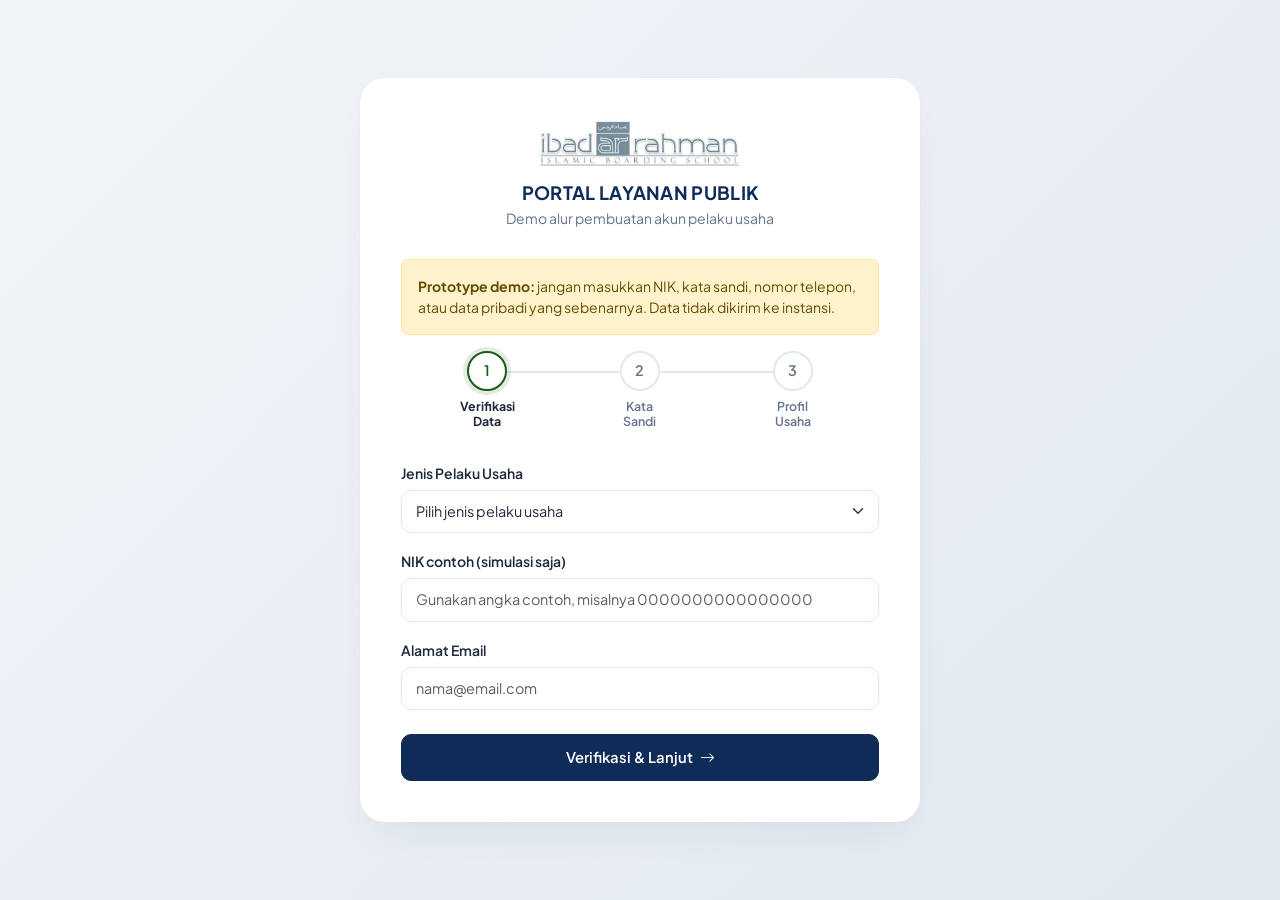
<file: index2.html>
<!DOCTYPE html>
<html lang="id">
<head>
  <meta charset="UTF-8">
  <meta name="viewport" content="width=device-width, initial-scale=1.0">
  <meta name="theme-color" content="#176b58">
  <title>Demo Pendaftaran Akun | Portal Layanan Publik</title>

  <!-- Bootstrap 5 CSS -->
  <link href="https://cdn.jsdelivr.net/npm/bootstrap@5.3.2/dist/css/bootstrap.min.css" rel="stylesheet">
  <!-- Bootstrap Icons -->
  <link href="https://cdn.jsdelivr.net/npm/bootstrap-icons@1.11.1/font/bootstrap-icons.css" rel="stylesheet">
  <!-- Google Fonts: Plus Jakarta Sans -->
  <link href="https://fonts.googleapis.com/css2?family=Plus+Jakarta+Sans:wght@400;500;600;700&display=swap" rel="stylesheet">

  <style>
    :root {
      --brand-primary: #0f2c59;      /* Navy Islami Modern */
      --brand-primary-hover: #0a2042;
      --brand-accent: #1a5d1a;       /* Emerald Green */
      --brand-accent-light: #e8f5e9;
      --bg-surface: #f8fafc;
      --text-main: #1e293b;
      --text-muted: #64748b;
      --border-color: #e2e8f0;
    }

    body {
      background: linear-gradient(135deg, #f1f5f9 0%, #e2e8f0 100%);
      font-family: 'Plus Jakarta Sans', -apple-system, BlinkMacSystemFont, sans-serif;
      color: var(--text-main);
      min-height: 100vh;
      display: flex;
      align-items: center;
      justify-content: center;
      padding: 30px 15px;
    }

    .form-card {
      background: #ffffff;
      border-radius: 24px;
      box-shadow: 0 20px 40px -15px rgba(15, 44, 89, 0.08), 0 0 1px rgba(15, 44, 89, 0.1);
      border: 1px solid rgba(255, 255, 255, 0.8);
      width: 100%;
      max-width: 560px;
      padding: 40px;
      transition: all 0.3s ease;
    }

    /* Header Logo & Title */
    .brand-header {
      text-align: center;
      margin-bottom: 30px;
    }

    .brand-logo {
      width: min(220px, 75vw);
      max-height: 90px;
      margin-bottom: 16px;
      object-fit: contain;
    }

    .brand-title {
      font-size: 1.15rem;
      font-weight: 700;
      color: var(--brand-primary);
      letter-spacing: 0.3px;
      margin-bottom: 4px;
      text-transform: uppercase;
    }

    .brand-subtitle {
      font-size: 0.875rem;
      color: var(--text-muted);
      margin-bottom: 0;
    }

    /* Stepper Navigation */
    .stepper-wrapper {
      display: flex;
      justify-content: space-between;
      position: relative;
      margin-bottom: 32px;
      padding: 0 10px;
    }

    .stepper-wrapper::before {
      content: '';
      position: absolute;
      top: 20px;
      left: 15%;
      right: 15%;
      height: 2px;
      background-color: var(--border-color);
      z-index: 1;
    }

    .stepper-progress {
      position: absolute;
      top: 20px;
      left: 15%;
      height: 2px;
      background-color: var(--brand-accent);
      z-index: 2;
      transition: width 0.35s cubic-bezier(0.4, 0, 0.2, 1);
      width: 0%;
    }

    .step-item {
      position: relative;
      z-index: 3;
      display: flex;
      flex-direction: column;
      align-items: center;
      width: 33.33%;
    }

    .step-circle {
      width: 40px;
      height: 40px;
      border-radius: 50%;
      background-color: #ffffff;
      border: 2px solid var(--border-color);
      display: flex;
      align-items: center;
      justify-content: center;
      font-weight: 600;
      font-size: 0.9rem;
      color: var(--text-muted);
      transition: all 0.3s ease;
      margin-bottom: 8px;
    }

    .step-item.active .step-circle {
      border-color: var(--brand-accent);
      color: var(--brand-accent);
      background-color: #ffffff;
      box-shadow: 0 0 0 4px rgba(26, 93, 26, 0.12);
    }

    .step-item.completed .step-circle {
      background-color: var(--brand-accent);
      border-color: var(--brand-accent);
      color: #ffffff;
    }

    .step-title {
      font-size: 0.775rem;
      font-weight: 600;
      color: var(--text-muted);
      text-align: center;
      line-height: 1.2;
    }

    .step-item.active .step-title,
    .step-item.completed .step-title {
      color: var(--text-main);
      font-weight: 700;
    }

    /* Form Controls Customization */
    .form-label {
      font-weight: 600;
      color: var(--text-main);
      margin-bottom: 6px;
      font-size: 0.875rem;
    }

    .form-control, .form-select {
      border-radius: 10px;
      padding: 10px 14px;
      border: 1px solid var(--border-color);
      font-size: 0.9rem;
      color: var(--text-main);
      background-color: #ffffff;
      transition: all 0.2s ease;
    }

    .form-control:focus, .form-select:focus {
      border-color: var(--brand-primary);
      box-shadow: 0 0 0 3px rgba(15, 44, 89, 0.12);
    }

    .input-group-text {
      border-radius: 0 10px 10px 0;
      cursor: pointer;
      background: #f8fafc;
      border: 1px solid var(--border-color);
      border-left: none;
      color: var(--text-muted);
    }

    .btn-action {
      border-radius: 10px;
      padding: 11px 20px;
      font-weight: 600;
      font-size: 0.925rem;
      transition: all 0.2s ease;
    }

    .btn-primary-custom {
      background-color: var(--brand-primary);
      border-color: var(--brand-primary);
      color: #ffffff;
    }

    .btn-primary-custom:hover {
      background-color: var(--brand-primary-hover);
      border-color: var(--brand-primary-hover);
      color: #ffffff;
    }

    .btn-success-custom {
      background-color: var(--brand-accent);
      border-color: var(--brand-accent);
      color: #ffffff;
    }

    .btn-success-custom:hover {
      background-color: #144714;
      border-color: #144714;
      color: #ffffff;
    }

    /* Requirements Badge */
    .requirement-badge {
      font-size: 0.775rem;
      padding: 4px 10px;
      border-radius: 6px;
      background-color: #f1f5f9;
      color: var(--text-muted);
      display: inline-flex;
      align-items: center;
      gap: 6px;
      transition: all 0.2s ease;
    }

    .requirement-badge.valid {
      background-color: var(--brand-accent-light);
      color: var(--brand-accent);
      font-weight: 600;
    }

    .step-pane {
      display: none;
    }

    .step-pane.active {
      display: block;
      animation: fadeIn 0.3s ease-in-out;
    }

    @keyframes fadeIn {
      from { opacity: 0; transform: translateY(6px); }
      to { opacity: 1; transform: translateY(0); }
    }

    @media (max-width: 576px) {
      .form-card {
        padding: 24px 20px;
        border-radius: 16px;
      }
      .step-title {
        font-size: 0.7rem;
      }
    }
  </style>
  <link rel="stylesheet" href="site-animations.css">
</head>
<body>

  <div class="form-card">
    <!-- Identitas portal prototype -->
    <div class="brand-header">
      <a href="index.html" aria-label="Kembali ke beranda"><img src="logo%20ibad.jpg" alt="Logo Ibad Ar Rahman Islamic Boarding School" class="brand-logo"></a>
      <h5 class="brand-title">PORTAL LAYANAN PUBLIK</h5>
      <p class="brand-subtitle">Demo alur pembuatan akun pelaku usaha</p>
    </div>
    <div class="alert alert-warning small" role="note">
      <strong>Prototype demo:</strong> jangan masukkan NIK, kata sandi, nomor telepon, atau data pribadi yang sebenarnya. Data tidak dikirim ke instansi.
    </div>

    <!-- Stepper Navigation -->
    <div class="stepper-wrapper">
      <div class="stepper-progress" id="stepperProgress"></div>

      <div class="step-item active" id="stepItem1">
        <div class="step-circle" id="stepNum1">1</div>
        <div class="step-title">Verifikasi<br>Data</div>
      </div>

      <div class="step-item" id="stepItem2">
        <div class="step-circle" id="stepNum2">2</div>
        <div class="step-title">Kata<br>Sandi</div>
      </div>

      <div class="step-item" id="stepItem3">
        <div class="step-circle" id="stepNum3">3</div>
        <div class="step-title">Profil<br>Usaha</div>
      </div>
    </div>

    <!-- Multi-step Form -->
    <form id="registrationForm" novalidate>

      <!-- STEP 1: VERIFIKASI DATA -->
      <div class="step-pane active" id="stepPane1">
        <div class="mb-3">
          <label class="form-label" for="jenisUsaha">Jenis Pelaku Usaha</label>
          <select class="form-select" id="jenisUsaha" required>
            <option value="" selected disabled>Pilih jenis pelaku usaha</option>
            <option value="Perorangan">Perorangan</option>
            <option value="Badan Usaha">Badan Usaha (PT/CV/Firma)</option>
            <option value="UMKM">UMKM / Mikro</option>
          </select>
          <div class="invalid-feedback">Pilih jenis pelaku usaha.</div>
        </div>

        <div class="mb-3">
          <label class="form-label" for="nikInput">NIK contoh (simulasi saja)</label>
          <input type="text" class="form-control" id="nikInput" maxlength="16" placeholder="Gunakan angka contoh, misalnya 0000000000000000" inputmode="numeric" required>
          <div class="invalid-feedback">NIK harus terdiri dari 16 digit angka.</div>
        </div>

        <div class="mb-4">
          <label class="form-label" for="emailInput">Alamat Email</label>
          <input type="email" class="form-control" id="emailInput" placeholder="nama@email.com" required>
          <div class="invalid-feedback">Masukkan email yang valid.</div>
        </div>

        <button type="button" class="btn btn-primary-custom w-100 btn-action" id="btnStep1Next">
          Verifikasi & Lanjut <i class="bi bi-arrow-right ms-1"></i>
        </button>
      </div>

      <!-- STEP 2: KATA SANDI -->
      <div class="step-pane" id="stepPane2">
        <div class="mb-3">
          <label class="form-label" for="passwordInput">Kata Sandi Baru</label>
          <div class="input-group">
            <input type="password" class="form-control" id="passwordInput" placeholder="Buat kata sandi" required>
            <span class="input-group-text" id="togglePassword">
              <i class="bi bi-eye" id="iconPassword"></i>
            </span>
          </div>
          
          <div class="progress mt-2" style="height: 4px;">
            <div class="progress-bar" id="strengthBar" role="progressbar" style="width: 0%;"></div>
          </div>
        </div>

        <div class="d-flex flex-wrap gap-2 mb-3">
          <span class="requirement-badge" id="reqMin8"><i class="bi bi-circle"></i> Min. 8 Karakter</span>
          <span class="requirement-badge" id="reqUpperLower"><i class="bi bi-circle"></i> Huruf Besar & Kecil</span>
          <span class="requirement-badge" id="reqNumber"><i class="bi bi-circle"></i> Mengandung Angka</span>
        </div>

        <div class="mb-4">
          <label class="form-label" for="confirmPasswordInput">Konfirmasi Kata Sandi</label>
          <div class="input-group">
            <input type="password" class="form-control" id="confirmPasswordInput" placeholder="Ulangi kata sandi" required>
            <span class="input-group-text" id="toggleConfirmPassword">
              <i class="bi bi-eye" id="iconConfirmPassword"></i>
            </span>
          </div>
          <div id="matchFeedback" class="form-text mt-1"></div>
        </div>

        <div class="d-flex gap-2">
          <button type="button" class="btn btn-outline-secondary w-50 btn-action" id="btnStep2Prev">Kembali</button>
          <button type="button" class="btn btn-primary-custom w-50 btn-action" id="btnStep2Next" disabled>Lanjut</button>
        </div>
      </div>

      <!-- STEP 3: PROFIL PELAKU USAHA -->
      <div class="step-pane" id="stepPane3">
        <div class="mb-3">
          <label class="form-label" for="namaUsaha">Nama Usaha / Bisnis</label>
          <input type="text" class="form-control" id="namaUsaha" placeholder="Nama brand atau usaha Anda" required>
          <div class="invalid-feedback">Nama usaha wajib diisi.</div>
        </div>

        <div class="mb-3">
          <label class="form-label" for="noHp">Nomor WhatsApp / Telepon</label>
          <input type="tel" class="form-control" id="noHp" placeholder="Contoh: 081234567890" required>
          <div class="invalid-feedback">Nomor telepon/WA wajib diisi.</div>
        </div>

        <div class="mb-3">
          <label class="form-label" for="alamatUsaha">Alamat Lengkap Usaha</label>
          <textarea class="form-control" id="alamatUsaha" rows="2" placeholder="Jalan, RT/RW, Kecamatan, Kota" required></textarea>
          <div class="invalid-feedback">Alamat usaha wajib diisi.</div>
        </div>

        <div class="form-check mb-4">
          <input class="form-check-input" type="checkbox" id="agreeCheck" required>
          <label class="form-check-label small text-muted" for="agreeCheck">
            Saya menyetujui bahwa data yang digunakan hanya data contoh dan telah membaca <a href="ketentuan.html" class="text-decoration-none">Ketentuan & Privasi Prototype</a>.
          </label>
        </div>

        <div class="d-flex gap-2">
          <button type="button" class="btn btn-outline-secondary w-50 btn-action" id="btnStep3Prev">Kembali</button>
          <button type="submit" class="btn btn-success-custom w-50 btn-action" id="btnSubmit">Selesai & Daftar</button>
        </div>
      </div>

      <!-- STEP SUKSES -->
      <div class="step-pane text-center py-3" id="stepPaneSuccess">
        <div class="mb-3 text-success">
          <i class="bi bi-check-circle-fill" style="font-size: 3.5rem; color: var(--brand-accent);"></i>
        </div>
        <h4 class="fw-bold mb-2" style="color: var(--brand-primary);">Demo Selesai</h4>
        <p class="text-muted small mb-4">Alur prototype selesai dicoba. Tidak ada akun yang didaftarkan atau data yang dikirim ke sistem layanan.</p>
        <button type="button" class="btn btn-primary-custom btn-action px-4" onclick="window.location.href='index.html'">
          Kembali ke Beranda
        </button>
      </div>
    </form>
  </div>

  <!-- Bootstrap 5 JS Bundle -->
  <script src="https://cdn.jsdelivr.net/npm/bootstrap@5.3.2/dist/js/bootstrap.bundle.min.js"></script>

  <script>
    let currentStep = 1;

    const stepPane1 = document.getElementById('stepPane1');
    const stepPane2 = document.getElementById('stepPane2');
    const stepPane3 = document.getElementById('stepPane3');
    const stepPaneSuccess = document.getElementById('stepPaneSuccess');

    const stepItem1 = document.getElementById('stepItem1');
    const stepItem2 = document.getElementById('stepItem2');
    const stepItem3 = document.getElementById('stepItem3');

    const stepNum1 = document.getElementById('stepNum1');
    const stepNum2 = document.getElementById('stepNum2');
    const stepNum3 = document.getElementById('stepNum3');
    const stepperProgress = document.getElementById('stepperProgress');

    function updateStepper(step) {
      currentStep = step;

      [stepItem1, stepItem2, stepItem3].forEach(item => item.classList.remove('active', 'completed'));

      if (step === 1) {
        stepItem1.classList.add('active');
        stepperProgress.style.width = '0%';
        stepNum1.innerHTML = '1';
        stepNum2.innerHTML = '2';
      } else if (step === 2) {
        stepItem1.classList.add('completed');
        stepItem2.classList.add('active');
        stepperProgress.style.width = '50%';
        stepNum1.innerHTML = '<i class="bi bi-check-lg"></i>';
        stepNum2.innerHTML = '2';
      } else if (step === 3) {
        stepItem1.classList.add('completed');
        stepItem2.classList.add('completed');
        stepItem3.classList.add('active');
        stepperProgress.style.width = '100%';
        stepNum1.innerHTML = '<i class="bi bi-check-lg"></i>';
        stepNum2.innerHTML = '<i class="bi bi-check-lg"></i>';
        stepNum3.innerHTML = '3';
      } else if (step === 4) {
        stepItem1.classList.add('completed');
        stepItem2.classList.add('completed');
        stepItem3.classList.add('completed');
        stepNum3.innerHTML = '<i class="bi bi-check-lg"></i>';
      }

      [stepPane1, stepPane2, stepPane3, stepPaneSuccess].forEach(pane => pane.classList.remove('active'));
      if (step === 1) stepPane1.classList.add('active');
      if (step === 2) stepPane2.classList.add('active');
      if (step === 3) stepPane3.classList.add('active');
      if (step === 4) stepPaneSuccess.classList.add('active');
    }

    // Step 1 Validation
    document.getElementById('btnStep1Next').addEventListener('click', () => {
      const jenisUsaha = document.getElementById('jenisUsaha');
      const nik = document.getElementById('nikInput');
      const email = document.getElementById('emailInput');

      let isValid = true;

      if (!jenisUsaha.value) {
        jenisUsaha.classList.add('is-invalid');
        isValid = false;
      } else {
        jenisUsaha.classList.remove('is-invalid');
      }

      if (nik.value.trim().length !== 16 || isNaN(nik.value.trim())) {
        nik.classList.add('is-invalid');
        isValid = false;
      } else {
        nik.classList.remove('is-invalid');
      }

      const emailRegex = /^[^\s@]+@[^\s@]+\.[^\s@]+$/;
      if (!emailRegex.test(email.value.trim())) {
        email.classList.add('is-invalid');
        isValid = false;
      } else {
        email.classList.remove('is-invalid');
      }

      if (isValid) {
        updateStepper(2);
      }
    });

    // Step 2 Password Check
    const passwordInput = document.getElementById('passwordInput');
    const confirmPasswordInput = document.getElementById('confirmPasswordInput');
    const strengthBar = document.getElementById('strengthBar');
    const btnStep2Next = document.getElementById('btnStep2Next');
    const matchFeedback = document.getElementById('matchFeedback');

    const reqMin8 = document.getElementById('reqMin8');
    const reqUpperLower = document.getElementById('reqUpperLower');
    const reqNumber = document.getElementById('reqNumber');

    function checkPassword() {
      const val = passwordInput.value;
      const confirmVal = confirmPasswordInput.value;

      const isMin8 = val.length >= 8;
      const hasUpperLower = /[a-z]/.test(val) && /[A-Z]/.test(val);
      const hasNumber = /[0-9]/.test(val);

      updateBadge(reqMin8, isMin8);
      updateBadge(reqUpperLower, hasUpperLower);
      updateBadge(reqNumber, hasNumber);

      let score = 0;
      if (isMin8) score++;
      if (hasUpperLower) score++;
      if (hasNumber) score++;

      if (score === 0) {
        strengthBar.style.width = '0%';
        strengthBar.className = 'progress-bar';
      } else if (score === 1) {
        strengthBar.style.width = '33%';
        strengthBar.className = 'progress-bar bg-danger';
      } else if (score === 2) {
        strengthBar.style.width = '66%';
        strengthBar.className = 'progress-bar bg-warning';
      } else if (score === 3) {
        strengthBar.style.width = '100%';
        strengthBar.className = 'progress-bar bg-success';
      }

      let isMatch = false;
      if (confirmVal.length > 0) {
        if (val === confirmVal) {
          matchFeedback.textContent = 'Kata sandi cocok';
          matchFeedback.className = 'form-text text-success small fw-semibold';
          isMatch = true;
        } else {
          matchFeedback.textContent = 'Kata sandi tidak cocok';
          matchFeedback.className = 'form-text text-danger small';
          isMatch = false;
        }
      } else {
        matchFeedback.textContent = '';
      }

      if (isMin8 && hasUpperLower && hasNumber && isMatch) {
        btnStep2Next.removeAttribute('disabled');
      } else {
        btnStep2Next.setAttribute('disabled', 'true');
      }
    }

    function updateBadge(element, isValid) {
      if (isValid) {
        element.classList.add('valid');
        element.querySelector('i').className = 'bi bi-check-circle-fill';
      } else {
        element.classList.remove('valid');
        element.querySelector('i').className = 'bi bi-circle';
      }
    }

    passwordInput.addEventListener('input', checkPassword);
    confirmPasswordInput.addEventListener('input', checkPassword);

    // Toggle Password Visibility
    function setupTogglePassword(toggleId, inputId, iconId) {
      document.getElementById(toggleId).addEventListener('click', () => {
        const input = document.getElementById(inputId);
        const icon = document.getElementById(iconId);
        if (input.type === 'password') {
          input.type = 'text';
          icon.className = 'bi bi-eye-slash';
        } else {
          input.type = 'password';
          icon.className = 'bi bi-eye';
        }
      });
    }

    setupTogglePassword('togglePassword', 'passwordInput', 'iconPassword');
    setupTogglePassword('toggleConfirmPassword', 'confirmPasswordInput', 'iconConfirmPassword');

    // Navigation Buttons
    document.getElementById('btnStep2Prev').addEventListener('click', () => updateStepper(1));
    document.getElementById('btnStep2Next').addEventListener('click', () => updateStepper(3));
    document.getElementById('btnStep3Prev').addEventListener('click', () => updateStepper(2));

    // Submit Form Step 3
    document.getElementById('registrationForm').addEventListener('submit', (e) => {
      e.preventDefault();

      const namaUsaha = document.getElementById('namaUsaha');
      const noHp = document.getElementById('noHp');
      const alamatUsaha = document.getElementById('alamatUsaha');
      const agree = document.getElementById('agreeCheck');

      let isValidStep3 = true;

      if (!namaUsaha.value.trim()) {
        namaUsaha.classList.add('is-invalid');
        isValidStep3 = false;
      } else {
        namaUsaha.classList.remove('is-invalid');
      }

      if (!noHp.value.trim()) {
        noHp.classList.add('is-invalid');
        isValidStep3 = false;
      } else {
        noHp.classList.remove('is-invalid');
      }

      if (!alamatUsaha.value.trim()) {
        alamatUsaha.classList.add('is-invalid');
        isValidStep3 = false;
      } else {
        alamatUsaha.classList.remove('is-invalid');
      }

      if (!agree.checked) {
        agree.classList.add('is-invalid');
        isValidStep3 = false;
      } else {
        agree.classList.remove('is-invalid');
      }

      if (isValidStep3) {
        const email = document.getElementById('emailInput').value.trim();
        localStorage.setItem('emailPengguna', email);
        updateStepper(4);
      }
    });
  </script>
  <script src="site-animations.js"></script>
</body>
</html>
</file>
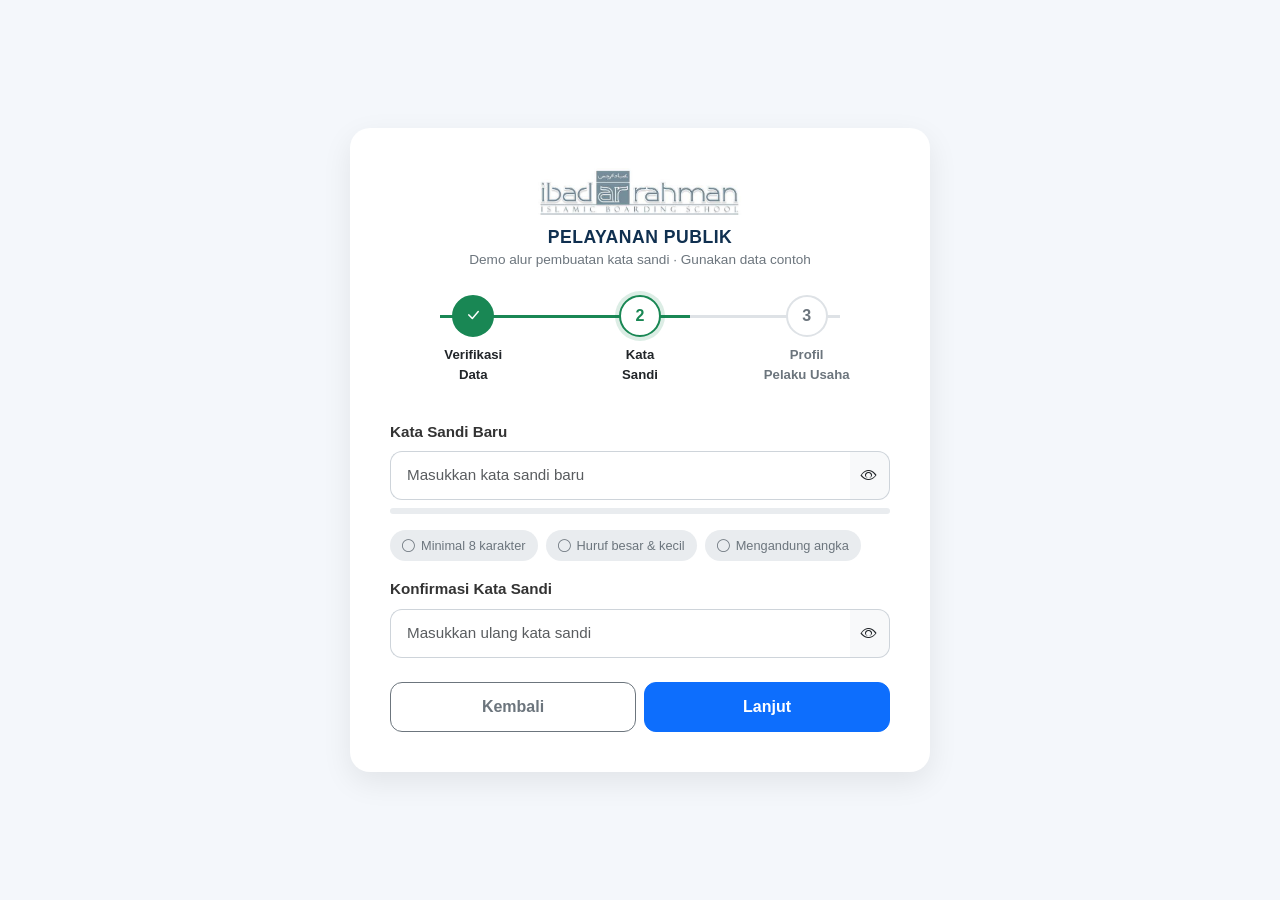
<file: index3.html>
<!DOCTYPE html>
<html lang="id">
<head>
  <meta charset="UTF-8">
  <meta name="viewport" content="width=device-width, initial-scale=1.0">
  <meta name="theme-color" content="#176b58">
  <title>Demo Pendaftaran Akun — Kata Sandi | Portal Layanan Publik</title>

  <!-- Bootstrap 5 CSS -->
  <link href="https://cdn.jsdelivr.net/npm/bootstrap@5.3.2/dist/css/bootstrap.min.css" rel="stylesheet">
  <!-- Bootstrap Icons -->
  <link href="https://cdn.jsdelivr.net/npm/bootstrap-icons@1.11.1/font/bootstrap-icons.css" rel="stylesheet">

  <style>
    :root {
      --primary-color: #0d6efd;
      --success-color: #198754;
      --border-color: #dee2e6;
    }

    body {
      background-color: #f4f7fb;
      font-family: 'Segoe UI', Tahoma, Geneva, Verdana, sans-serif;
      min-height: 100vh;
      display: flex;
      align-items: center;
      justify-content: center;
      padding: 20px 0;
    }

    .form-card {
      background: #ffffff;
      border-radius: 20px;
      box-shadow: 0 10px 30px rgba(0,0,0,0.08);
      border: none;
      width: 100%;
      max-width: 580px;
      padding: 40px;
    }

    /* Header Logo Styling */
    .brand-header {
      text-align: center;
      margin-bottom: 25px;
    }

    .brand-logo {
      width: min(220px, 75vw);
      max-height: 90px;
      margin-bottom: 12px;
      object-fit: contain;
    }

    .brand-title {
      font-size: 1.1rem;
      font-weight: 700;
      color: #103050;
      margin-bottom: 2px;
      letter-spacing: 0.5px;
    }

    .brand-subtitle {
      font-size: 0.85rem;
      color: #6c757d;
      margin-bottom: 0;
    }

    /* Stepper Wizard Styles */
    .stepper-wrapper {
      display: flex;
      justify-content: space-between;
      position: relative;
      margin-bottom: 35px;
    }

    .stepper-wrapper::before {
      content: '';
      position: absolute;
      top: 20px;
      left: 10%;
      right: 10%;
      height: 3px;
      background-color: var(--border-color);
      z-index: 1;
    }

    .stepper-progress {
      position: absolute;
      top: 20px;
      left: 10%;
      height: 3px;
      background-color: var(--success-color);
      z-index: 2;
      transition: width 0.4s ease;
      width: 50%;
    }

    .step-item {
      position: relative;
      z-index: 3;
      display: flex;
      flex-direction: column;
      align-items: center;
      width: 33.33%;
    }

    .step-circle {
      width: 42px;
      height: 42px;
      border-radius: 50%;
      background-color: #ffffff;
      border: 2px solid var(--border-color);
      display: flex;
      align-items: center;
      justify-content: center;
      font-weight: 700;
      color: #6c757d;
      transition: all 0.3s ease;
      margin-bottom: 8px;
    }

    .step-item.active .step-circle {
      border-color: var(--success-color);
      color: var(--success-color);
      box-shadow: 0 0 0 4px rgba(25, 135, 84, 0.15);
    }

    .step-item.completed .step-circle {
      background-color: var(--success-color);
      border-color: var(--success-color);
      color: #ffffff;
    }

    .step-title {
      font-size: 0.825rem;
      font-weight: 600;
      color: #6c757d;
      text-align: center;
      transition: color 0.3s ease;
    }

    .step-item.active .step-title,
    .step-item.completed .step-title {
      color: #212529;
      font-weight: 700;
    }

    /* Form Controls Customization */
    .form-label {
      font-weight: 600;
      color: #333;
      margin-bottom: 8px;
      font-size: 0.95rem;
    }

    .form-control, .form-select {
      border-radius: 12px;
      padding: 12px 16px;
      border: 1.5px solid #ced4da;
      font-size: 0.95rem;
    }

    .form-control:focus, .form-select:focus {
      border-color: var(--primary-color);
      box-shadow: 0 0 0 0.25rem rgba(13, 110, 253, 0.15);
    }

    .input-group-text {
      border-radius: 0 12px 12px 0;
      cursor: pointer;
      background: #f8f9fa;
      border: 1.5px solid #ced4da;
      border-left: none;
    }

    .btn-action {
      border-radius: 12px;
      padding: 12px 24px;
      font-weight: 600;
      font-size: 1rem;
    }

    /* Requirements Checklist */
    .requirement-badge {
      font-size: 0.8rem;
      padding: 6px 12px;
      border-radius: 20px;
      background-color: #e9ecef;
      color: #6c757d;
      display: inline-flex;
      align-items: center;
      gap: 6px;
      transition: all 0.3s ease;
    }

    .requirement-badge.valid {
      background-color: #d1e7dd;
      color: #0f5132;
    }

    .step-pane {
      display: none;
    }

    .step-pane.active {
      display: block;
      animation: fadeIn 0.4s ease-in-out;
    }

    @keyframes fadeIn {
      from { opacity: 0; transform: translateY(10px); }
      to { opacity: 1; transform: translateY(0); }
    }
  </style>
  <link rel="stylesheet" href="site-animations.css">
</head>
<body>

  <div class="form-card">
    <!-- Identitas portal prototype -->
    <div class="brand-header">
      <a href="index.html" aria-label="Kembali ke beranda"><img src="logo%20ibad.jpg" alt="Logo Ibad Ar Rahman Islamic Boarding School" class="brand-logo"></a>
      <h5 class="brand-title">PELAYANAN PUBLIK</h5>
      <p class="brand-subtitle">Demo alur pembuatan kata sandi · Gunakan data contoh</p>
    </div>

    <!-- Stepper Navigation -->
    <div class="stepper-wrapper">
      <div class="stepper-progress" id="stepperProgress"></div>

      <div class="step-item completed" id="stepItem1">
        <div class="step-circle" id="stepNum1"><i class="bi bi-check-lg"></i></div>
        <div class="step-title">Verifikasi<br>Data</div>
      </div>

      <div class="step-item active" id="stepItem2">
        <div class="step-circle" id="stepNum2">2</div>
        <div class="step-title">Kata<br>Sandi</div>
      </div>

      <div class="step-item" id="stepItem3">
        <div class="step-circle" id="stepNum3">3</div>
        <div class="step-title">Profil<br>Pelaku Usaha</div>
      </div>
    </div>

    <!-- STEP 2: KATA SANDI (AKTIF) -->
    <form id="passwordForm">
      <div class="step-pane active" id="stepPane2">
        <!-- Input Kata Sandi -->
        <div class="mb-3">
          <label class="form-label">Kata Sandi Baru</label>
          <div class="input-group">
            <input type="password" class="form-control" id="passwordInput" style="border-right: none;" placeholder="Masukkan kata sandi baru" required>
            <span class="input-group-text" id="togglePassword">
              <i class="bi bi-eye" id="iconPassword"></i>
            </span>
          </div>

          <!-- Progress Bar Kekuatan Sandi -->
          <div class="progress mt-2" style="height: 6px;">
            <div class="progress-bar" id="strengthBar" role="progressbar" style="width: 0%;"></div>
          </div>
        </div>

        <!-- Indikator Syarat Sandi -->
        <div class="d-flex flex-wrap gap-2 mb-3">
          <span class="requirement-badge" id="reqMin8"><i class="bi bi-circle"></i> Minimal 8 karakter</span>
          <span class="requirement-badge" id="reqUpperLower"><i class="bi bi-circle"></i> Huruf besar & kecil</span>
          <span class="requirement-badge" id="reqNumber"><i class="bi bi-circle"></i> Mengandung angka</span>
        </div>

        <!-- Input Konfirmasi Kata Sandi -->
        <div class="mb-4">
          <label class="form-label">Konfirmasi Kata Sandi</label>
          <div class="input-group">
            <input type="password" class="form-control" id="confirmPasswordInput" style="border-right: none;" placeholder="Masukkan ulang kata sandi" required>
            <span class="input-group-text" id="toggleConfirmPassword">
              <i class="bi bi-eye" id="iconConfirmPassword"></i>
            </span>
          </div>
          <div id="matchFeedback" class="form-text mt-1"></div>
        </div>

        <!-- Tombol Aksi -->
        <div class="d-flex gap-2">
          <button type="button" class="btn btn-outline-secondary w-50 btn-action"          onclick="window.location.href='index2.html'">Kembali</button>
          <button type="button" class="btn btn-primary w-50 btn-action" id="btnStep2Next"   onclick="window.location.href='index5.html'">Lanjut</button>
        </div>
      </div>
    </form>
  </div>

  <!-- Bootstrap 5 JS Bundle -->
  <script src="https://cdn.jsdelivr.net/npm/bootstrap@5.3.2/dist/js/bootstrap.bundle.min.js"></script>

  <!-- Script Validasi & Interaksi Kata Sandi -->
  <script>
    const passwordInput = document.getElementById('passwordInput');
    const confirmPasswordInput = document.getElementById('confirmPasswordInput');
    const strengthBar = document.getElementById('strengthBar');
    const btnStep2Next = document.getElementById('btnStep2Next');
    const matchFeedback = document.getElementById('matchFeedback');

    const reqMin8 = document.getElementById('reqMin8');
    const reqUpperLower = document.getElementById('reqUpperLower');
    const reqNumber = document.getElementById('reqNumber');

    function checkPassword() {
      const val = passwordInput.value;
      const confirmVal = confirmPasswordInput.value;

      const isMin8 = val.length >= 8;
      const hasUpperLower = /[a-z]/.test(val) && /[A-Z]/.test(val);
      const hasNumber = /[0-9]/.test(val);

      // Update Badges UI
      updateBadge(reqMin8, isMin8);
      updateBadge(reqUpperLower, hasUpperLower);
      updateBadge(reqNumber, hasNumber);

      // Kekuatan Kata Sandi
      let score = 0;
      if (isMin8) score++;
      if (hasUpperLower) score++;
      if (hasNumber) score++;

      if (score === 0) {
        strengthBar.style.width = '0%';
        strengthBar.className = 'progress-bar';
      } else if (score === 1) {
        strengthBar.style.width = '33%';
        strengthBar.className = 'progress-bar bg-danger';
      } else if (score === 2) {
        strengthBar.style.width = '66%';
        strengthBar.className = 'progress-bar bg-warning';
      } else if (score === 3) {
        strengthBar.style.width = '100%';
        strengthBar.className = 'progress-bar bg-success';
      }

      // Cek Kesesuaian Kata Sandi
      let isMatch = false;
      if (confirmVal.length > 0) {
        if (val === confirmVal) {
          matchFeedback.textContent = '✓ Kata sandi cocok';
          matchFeedback.className = 'form-text text-success fw-semibold';
          isMatch = true;
        } else {
          matchFeedback.textContent = '✕ Kata sandi tidak cocok';
          matchFeedback.className = 'form-text text-danger fw-semibold';
          isMatch = false;
        }
      } else {
        matchFeedback.textContent = '';
      }

      // Aktifkan Tombol Lanjut Jika Semua Syarat Terpenuhi
      if (isMin8 && hasUpperLower && hasNumber && isMatch) {
        btnStep2Next.removeAttribute('disabled');
      } else {
        btnStep2Next.setAttribute('disabled', 'true');
      }
    }

    function updateBadge(element, isValid) {
      if (isValid) {
        element.classList.add('valid');
        element.querySelector('i').className = 'bi bi-check-circle-fill';
      } else {
        element.classList.remove('valid');
        element.querySelector('i').className = 'bi bi-circle';
      }
    }

    passwordInput.addEventListener('input', checkPassword);
    confirmPasswordInput.addEventListener('input', checkPassword);

    // Toggle Tampilkan / Sembunyikan Kata Sandi
    function setupTogglePassword(toggleId, inputId, iconId) {
      document.getElementById(toggleId).addEventListener('click', () => {
        const input = document.getElementById(inputId);
        const icon = document.getElementById(iconId);
        if (input.type === 'password') {
          input.type = 'text';
          icon.className = 'bi bi-eye-slash';
        } else {
          input.type = 'password';
          icon.className = 'bi bi-eye';
        }
      });
    }

    setupTogglePassword('togglePassword', 'passwordInput', 'iconPassword');
    setupTogglePassword('toggleConfirmPassword', 'confirmPasswordInput', 'iconConfirmPassword');
  </script>
  <script src="site-animations.js"></script>
</body>
</html>
</file>
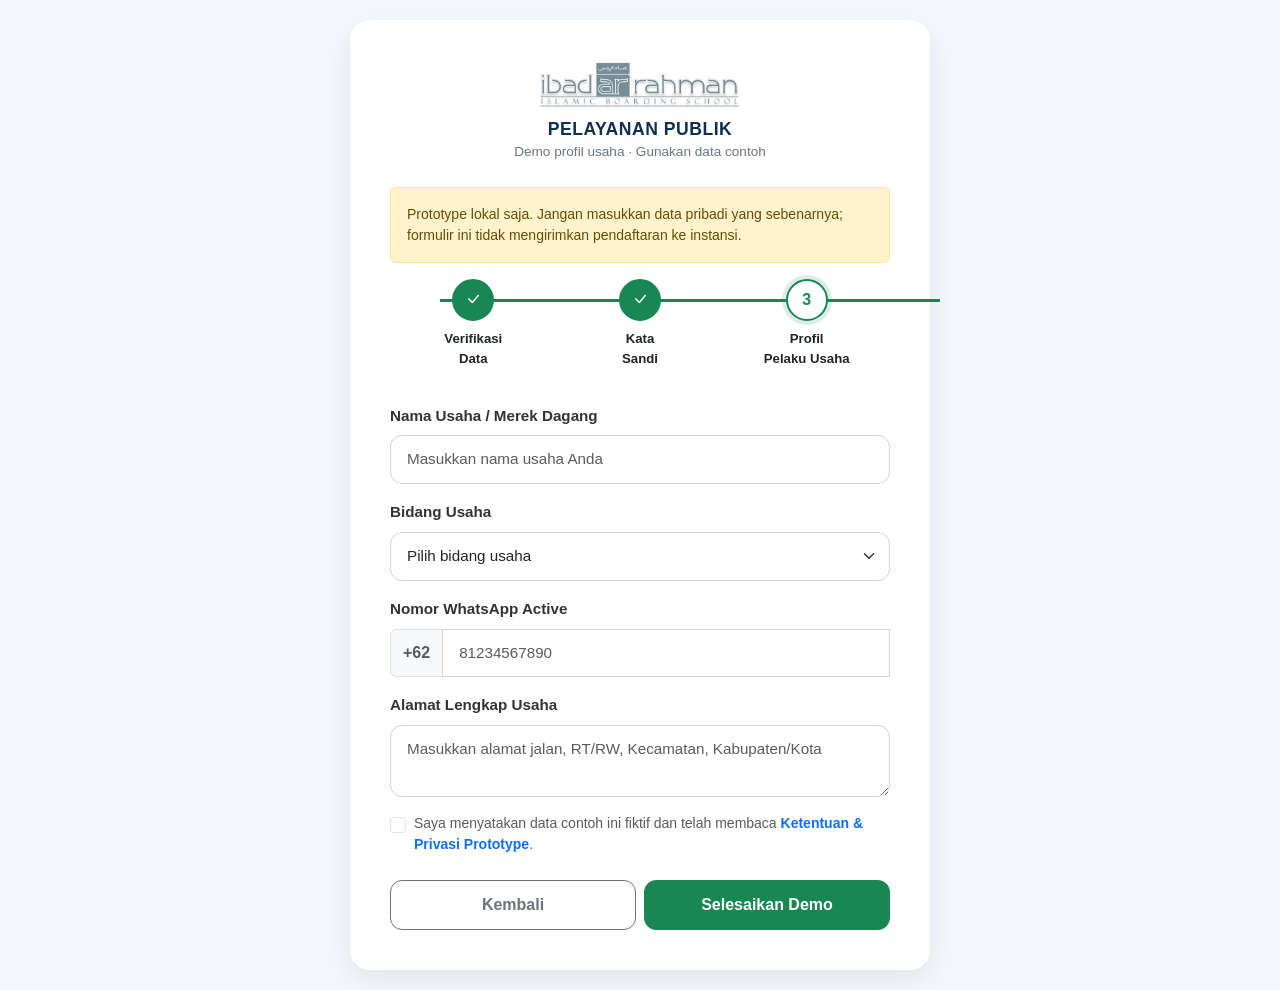
<file: index5.html>
<!DOCTYPE html>
<html lang="id">
<head>
  <meta charset="UTF-8">
  <meta name="viewport" content="width=device-width, initial-scale=1.0">
  <meta name="theme-color" content="#176b58">
  <title>Demo Pendaftaran Akun — Profil Usaha | Portal Layanan Publik</title>

  <!-- Bootstrap 5 CSS -->
  <link href="https://cdn.jsdelivr.net/npm/bootstrap@5.3.2/dist/css/bootstrap.min.css" rel="stylesheet">
  <!-- Bootstrap Icons -->
  <link href="https://cdn.jsdelivr.net/npm/bootstrap-icons@1.11.1/font/bootstrap-icons.css" rel="stylesheet">

  <style>
    :root {
      --primary-color: #0d6efd;
      --success-color: #198754;
      --border-color: #dee2e6;
    }

    body {
      background-color: #f4f7fb;
      font-family: 'Segoe UI', Tahoma, Geneva, Verdana, sans-serif;
      min-height: 100vh;
      display: flex;
      align-items: center;
      justify-content: center;
      padding: 20px 0;
    }

    .form-card {
      background: #ffffff;
      border-radius: 20px;
      box-shadow: 0 10px 30px rgba(0,0,0,0.08);
      border: none;
      width: 100%;
      max-width: 580px;
      padding: 40px;
    }

    /* Header Logo Styling */
    .brand-header {
      text-align: center;
      margin-bottom: 25px;
    }

    .brand-logo {
      width: min(220px, 75vw);
      max-height: 90px;
      margin-bottom: 12px;
      object-fit: contain;
    }

    .brand-title {
      font-size: 1.1rem;
      font-weight: 700;
      color: #103050;
      margin-bottom: 2px;
      letter-spacing: 0.5px;
    }

    .brand-subtitle {
      font-size: 0.85rem;
      color: #6c757d;
      margin-bottom: 0;
    }

    /* Stepper Wizard Styles */
    .stepper-wrapper {
      display: flex;
      justify-content: space-between;
      position: relative;
      margin-bottom: 35px;
    }

    .stepper-wrapper::before {
      content: '';
      position: absolute;
      top: 20px;
      left: 10%;
      right: 10%;
      height: 3px;
      background-color: var(--border-color);
      z-index: 1;
    }

    .stepper-progress {
      position: absolute;
      top: 20px;
      left: 10%;
      height: 3px;
      background-color: var(--success-color);
      z-index: 2;
      transition: width 0.4s ease;
      width: 100%;
    }

    .step-item {
      position: relative;
      z-index: 3;
      display: flex;
      flex-direction: column;
      align-items: center;
      width: 33.33%;
    }

    .step-circle {
      width: 42px;
      height: 42px;
      border-radius: 50%;
      background-color: #ffffff;
      border: 2px solid var(--border-color);
      display: flex;
      align-items: center;
      justify-content: center;
      font-weight: 700;
      color: #6c757d;
      transition: all 0.3s ease;
      margin-bottom: 8px;
    }

    .step-item.active .step-circle {
      border-color: var(--success-color);
      color: var(--success-color);
      box-shadow: 0 0 0 4px rgba(25, 135, 84, 0.15);
    }

    .step-item.completed .step-circle {
      background-color: var(--success-color);
      border-color: var(--success-color);
      color: #ffffff;
    }

    .step-title {
      font-size: 0.825rem;
      font-weight: 600;
      color: #6c757d;
      text-align: center;
      transition: color 0.3s ease;
    }

    .step-item.active .step-title,
    .step-item.completed .step-title {
      color: #212529;
      font-weight: 700;
    }

    /* Form Controls Customization */
    .form-label {
      font-weight: 600;
      color: #333;
      margin-bottom: 8px;
      font-size: 0.95rem;
    }

    .form-control, .form-select {
      border-radius: 12px;
      padding: 12px 16px;
      border: 1.5px solid #ced4da;
      font-size: 0.95rem;
    }

    .form-control:focus, .form-select:focus {
      border-color: var(--primary-color);
      box-shadow: 0 0 0 0.25rem rgba(13, 110, 253, 0.15);
    }

    .btn-action {
      border-radius: 12px;
      padding: 12px 24px;
      font-weight: 600;
      font-size: 1rem;
    }

    .step-pane {
      display: none;
    }

    .step-pane.active {
      display: block;
      animation: fadeIn 0.4s ease-in-out;
    }

    @keyframes fadeIn {
      from { opacity: 0; transform: translateY(10px); }
      to { opacity: 1; transform: translateY(0); }
    }
  </style>
  <link rel="stylesheet" href="site-animations.css">
</head>
<body>

  <div class="form-card">
    <!-- Identitas portal prototype -->
    <div class="brand-header">
      <a href="index.html" aria-label="Kembali ke beranda"><img src="logo%20ibad.jpg" alt="Logo Ibad Ar Rahman Islamic Boarding School" class="brand-logo"></a>
      <h5 class="brand-title">PELAYANAN PUBLIK</h5>
      <p class="brand-subtitle">Demo profil usaha · Gunakan data contoh</p>
    </div>
    <div class="alert alert-warning small" role="note">
      Prototype lokal saja. Jangan masukkan data pribadi yang sebenarnya; formulir ini tidak mengirimkan pendaftaran ke instansi.
    </div>

    <!-- Stepper Navigation -->
    <div class="stepper-wrapper">
      <div class="stepper-progress" id="stepperProgress"></div>

      <!-- Step 1 Selesai -->
      <div class="step-item completed" id="stepItem1">
        <div class="step-circle" id="stepNum1"><i class="bi bi-check-lg"></i></div>
        <div class="step-title">Verifikasi<br>Data</div>
      </div>

      <!-- Step 2 Selesai -->
      <div class="step-item completed" id="stepItem2">
        <div class="step-circle" id="stepNum2"><i class="bi bi-check-lg"></i></div>
        <div class="step-title">Kata<br>Sandi</div>
      </div>

      <!-- Step 3 Aktif -->
      <div class="step-item active" id="stepItem3">
        <div class="step-circle" id="stepNum3">3</div>
        <div class="step-title">Profil<br>Pelaku Usaha</div>
      </div>
    </div>

    <!-- STEP 3: PROFIL PELAKU USAHA FORM -->
    <form id="finalStepForm" novalidate>
      <div class="step-pane active" id="stepPane3">
        
        <!-- Nama Usaha -->
        <div class="mb-3">
          <label class="form-label">Nama Usaha / Merek Dagang</label>
          <input type="text" class="form-control" id="namaUsaha" placeholder="Masukkan nama usaha Anda" required>
          <div class="invalid-feedback">Nama usaha tidak boleh kosong.</div>
        </div>

        <!-- Bidang Usaha -->
        <div class="mb-3">
          <label class="form-label">Bidang Usaha</label>
          <select class="form-select" id="bidangUsaha" required>
            <option value="" selected disabled>Pilih bidang usaha</option>
            <option value="Makanan & Minuman">Kuliner / Makanan & Minuman</option>
            <option value="Pakaian & Fashion">Fashion & Tekstil</option>
            <option value="Jasa & Perdagangan">Jasa / Perdagangan Umum</option>
            <option value="Pertanian & Peternakan">Pertanian / Agrobisnis</option>
            <option value="Kerajinan & Seni">Kerajinan Tangan / Kriya</option>
            <option value="Lainnya">Lainnya</option>
          </select>
          <div class="invalid-feedback">Pilih bidang usaha Anda.</div>
        </div>

        <!-- Nomor WhatsApp -->
        <div class="mb-3">
          <label class="form-label">Nomor WhatsApp Active</label>
          <div class="input-group">
            <span class="input-group-text bg-light fw-bold text-muted">+62</span>
            <input type="tel" class="form-control" id="noHp" placeholder="81234567890" required>
            <div class="invalid-feedback">Masukkan nomor WhatsApp yang aktif.</div>
          </div>
        </div>

        <!-- Alamat Usaha -->
        <div class="mb-3">
          <label class="form-label">Alamat Lengkap Usaha</label>
          <textarea class="form-control" id="alamatUsaha" rows="2" placeholder="Masukkan alamat jalan, RT/RW, Kecamatan, Kabupaten/Kota" required></textarea>
          <div class="invalid-feedback">Alamat lengkap usaha wajib diisi.</div>
        </div>

        <!-- Persetujuan Syarat & Ketentuan -->
        <div class="form-check mb-4">
          <input class="form-check-input" type="checkbox" id="agreeCheck" required>
          <label class="form-check-label small text-muted" for="agreeCheck">
            Saya menyatakan data contoh ini fiktif dan telah membaca <a href="ketentuan.html" class="text-primary text-decoration-none fw-semibold">Ketentuan & Privasi Prototype</a>.
          </label>
          <div class="invalid-feedback">Anda harus menyetujui syarat & ketentuan sebelum mendaftar.</div>
        </div>

        <!-- Tombol Aksi Akhir -->
        <div class="d-flex gap-2">
          <button type="button" class="btn btn-outline-secondary w-50 btn-action" id="btnStep3Prev"  onclick="window.location.href='index3.html'">Kembali</button>
          <button type="submit" class="btn btn-success w-50 btn-action" id="btnSubmit">Selesaikan Demo</button>
        </div>
      </div>

      <!-- STEP SUKSES (TAMPIL SETELAH FORM SUBMIT) -->
      <div class="step-pane text-center py-4" id="stepPaneSuccess">
        <div class="mb-3 text-success">
          <i class="bi bi-check-circle-fill" style="font-size: 4rem;"></i>
        </div>
        <h4 class="fw-bold mb-2" style="color: #103050;">Demo Selesai</h4>
        <p class="text-muted">Alur prototype berhasil dicoba. Tidak ada akun atau profil usaha yang didaftarkan atau dikirim ke sistem layanan.</p>
        <button type="button" class="btn btn-primary btn-action mt-3 px-5" onclick="window.location.href='index.html'">Kembali ke Beranda</button>
      </div>
    </form>
  </div>

  <!-- Bootstrap 5 JS Bundle -->
  <script src="https://cdn.jsdelivr.net/npm/bootstrap@5.3.2/dist/js/bootstrap.bundle.min.js"></script>

  <!-- Script Penanganan Submit Form Langkah Terakhir -->
  <script>
    const form = document.getElementById('finalStepForm');
    const stepPane3 = document.getElementById('stepPane3');
    const stepPaneSuccess = document.getElementById('stepPaneSuccess');
    const stepItem3 = document.getElementById('stepItem3');
    const stepNum3 = document.getElementById('stepNum3');

    form.addEventListener('submit', function (event) {
      event.preventDefault();
      event.stopPropagation();

      const namaUsaha = document.getElementById('namaUsaha');
      const bidangUsaha = document.getElementById('bidangUsaha');
      const noHp = document.getElementById('noHp');
      const alamatUsaha = document.getElementById('alamatUsaha');
      const agreeCheck = document.getElementById('agreeCheck');

      let isValid = true;

      // Validasi Nama Usaha
      if (!namaUsaha.value.trim()) {
        namaUsaha.classList.add('is-invalid');
        isValid = false;
      } else {
        namaUsaha.classList.remove('is-invalid');
      }

      // Validasi Bidang Usaha
      if (!bidangUsaha.value) {
        bidangUsaha.classList.add('is-invalid');
        isValid = false;
      } else {
        bidangUsaha.classList.remove('is-invalid');
      }

      // Validasi No WhatsApp
      if (!noHp.value.trim() || isNaN(noHp.value)) {
        noHp.classList.add('is-invalid');
        isValid = false;
      } else {
        noHp.classList.remove('is-invalid');
      }

      // Validasi Alamat
      if (!alamatUsaha.value.trim()) {
        alamatUsaha.classList.add('is-invalid');
        isValid = false;
      } else {
        alamatUsaha.classList.remove('is-invalid');
      }

      // Validasi Checkbox
      if (!agreeCheck.checked) {
        agreeCheck.classList.add('is-invalid');
        isValid = false;
      } else {
        agreeCheck.classList.remove('is-invalid');
      }

      // Jika Semua Valid, Tampilkan Layar Sukses
      if (isValid) {
        stepPane3.classList.remove('active');
        stepPaneSuccess.classList.add('active');

        // Tandai Step 3 Sebagai Selesai
        stepItem3.classList.remove('active');
        stepItem3.classList.add('completed');
        stepNum3.innerHTML = '<i class="bi bi-check-lg"></i>';
      }
    });

    // Reset validasi saat mengetik
    const inputs = form.querySelectorAll('input, select, textarea');
    inputs.forEach(input => {
      input.addEventListener('input', () => {
        if (input.classList.contains('is-invalid')) {
          input.classList.remove('is-invalid');
        }
      });
    });
  </script>
  <script src="site-animations.js"></script>
</body>
</html>
</file>
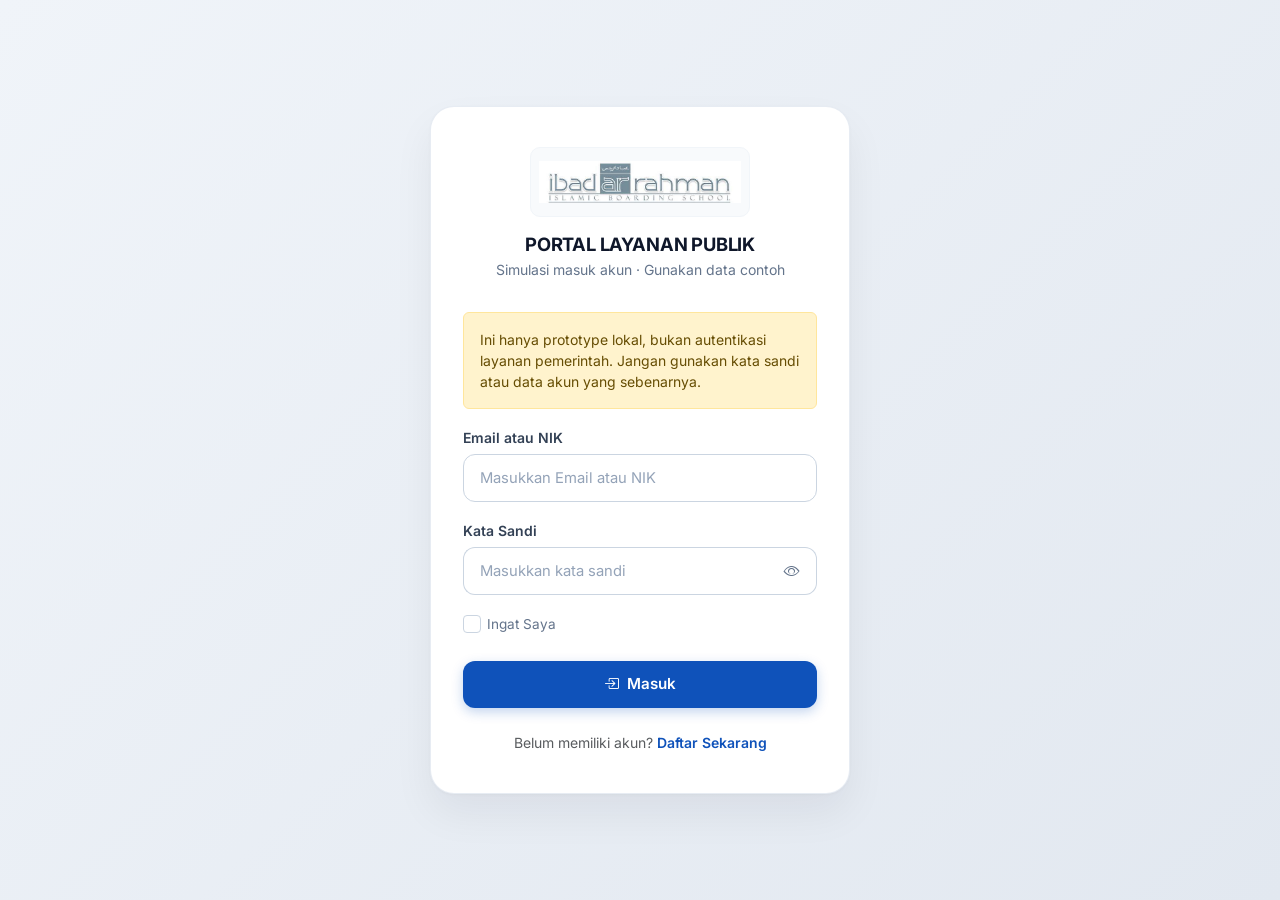
<file: index6.html>
<!DOCTYPE html>
<html lang="id">
<head>
  <meta charset="utf-8">
  <meta name="viewport" content="width=device-width, initial-scale=1">
  <meta name="theme-color" content="#176b58">
  <title>Demo Masuk | Portal Layanan Publik</title>
  
  <!-- Bootstrap 5 CSS -->
  <link href="https://cdn.jsdelivr.net/npm/bootstrap@5.3.2/dist/css/bootstrap.min.css" rel="stylesheet">
  <!-- Bootstrap Icons -->
  <link href="https://cdn.jsdelivr.net/npm/bootstrap-icons@1.11.1/font/bootstrap-icons.css" rel="stylesheet">
  <!-- Google Fonts: Inter -->
  <link rel="preconnect" href="https://fonts.googleapis.com">
  <link rel="preconnect" href="https://fonts.gstatic.com" crossorigin>
  <link href="https://fonts.googleapis.com/css2?family=Inter:wght@400;500;600;700&display=swap" rel="stylesheet">

  <style>
    :root {
      --primary-color: #0f52ba;      /* Sapphire Blue khas institusi */
      --primary-hover: #0b3c8a;
      --accent-color: #10b981;       /* Emerald khas aksen islami/modern */
      --bg-gradient: linear-gradient(135deg, #f0f4f9 0%, #e2e8f0 100%);
      --text-main: #1e293b;
      --text-muted: #64748b;
    }

    body {
      background: var(--bg-gradient);
      font-family: 'Inter', system-ui, -apple-system, sans-serif;
      min-height: 100vh;
      display: flex;
      align-items: center;
      justify-content: center;
      padding: 24px 16px;
      color: var(--text-main);
    }

    .login-card {
      background: #ffffff;
      border-radius: 24px;
      box-shadow: 0 20px 40px rgba(15, 23, 42, 0.06), 
                  0 1px 3px rgba(15, 23, 42, 0.03);
      border: 1px solid rgba(226, 232, 240, 0.8);
      width: 100%;
      max-width: 420px;
      padding: 40px 32px;
      transition: transform 0.3s ease, box-shadow 0.3s ease;
    }

    /* Brand Header */
    .brand-header {
      text-align: center;
      margin-bottom: 32px;
    }

    .brand-logo-wrapper {
      width: min(220px, 75vw);
      height: 70px;
      margin: 0 auto 16px;
      display: flex;
      align-items: center;
      justify-content: center;
      background: #f8fafc;
      border-radius: 10px;
      padding: 8px;
      border: 1px solid #f1f5f9;
    }

    .brand-logo {
      max-width: 100%;
      max-height: 100%;
      object-fit: contain;
    }

    .brand-title {
      font-size: 1.15rem;
      font-weight: 700;
      color: #0f172a;
      margin-bottom: 4px;
      letter-spacing: -0.01em;
    }

    .brand-subtitle {
      font-size: 0.875rem;
      color: var(--text-muted);
      margin-bottom: 0;
    }

    /* Custom Form Styling */
    .form-label {
      font-weight: 600;
      color: #334155;
      margin-bottom: 6px;
      font-size: 0.875rem;
    }

    .custom-input-group {
      position: relative;
      border-radius: 12px;
      transition: all 0.2s ease;
    }

    .form-control {
      border-radius: 12px;
      padding: 12px 16px;
      border: 1.5px solid #cbd5e1;
      font-size: 0.925rem;
      color: #0f172a;
      background-color: #fff;
      transition: border-color 0.2s ease, box-shadow 0.2s ease;
    }

    .form-control::placeholder {
      color: #94a3b8;
    }

    .form-control:focus {
      border-color: var(--primary-color);
      box-shadow: 0 0 0 4px rgba(15, 82, 186, 0.12);
    }

    /* Input Password Group */
    .input-group .form-control {
      border-right: none;
      border-top-right-radius: 0;
      border-bottom-right-radius: 0;
    }

    .input-group-text {
      border-top-right-radius: 12px;
      border-bottom-right-radius: 12px;
      background: #fff;
      border: 1.5px solid #cbd5e1;
      border-left: none;
      color: #64748b;
      padding-right: 16px;
      transition: border-color 0.2s ease;
    }

    /* Menyatu saat di-focus */
    .input-group:focus-within .form-control,
    .input-group:focus-within .input-group-text {
      border-color: var(--primary-color);
    }

    .btn-toggle-password {
      background: none;
      border: none;
      padding: 0;
      color: #64748b;
      cursor: pointer;
      display: flex;
      align-items: center;
      justify-content: center;
    }

    .btn-toggle-password:hover {
      color: var(--primary-color);
    }

    /* Checkbox Custom */
    .form-check-input {
      border-radius: 6px;
      border-color: #cbd5e1;
      width: 1.1em;
      height: 1.1em;
      cursor: pointer;
    }

    .form-check-input:checked {
      background-color: var(--primary-color);
      border-color: var(--primary-color);
    }

    .form-check-label {
      cursor: pointer;
      user-select: none;
      font-size: 0.85rem;
      color: var(--text-muted);
    }

    /* Button Action */
    .btn-primary-custom {
      background-color: var(--primary-color);
      border: none;
      border-radius: 12px;
      padding: 12px 24px;
      font-weight: 600;
      font-size: 0.95rem;
      color: #ffffff;
      transition: all 0.2s ease;
      box-shadow: 0 4px 12px rgba(15, 82, 186, 0.25);
    }

    .btn-primary-custom:hover {
      background-color: var(--primary-hover);
      transform: translateY(-1px);
      box-shadow: 0 6px 16px rgba(15, 82, 186, 0.3);
    }

    .btn-primary-custom:active {
      transform: translateY(0);
    }

    /* Links */
    .link-custom {
      color: var(--primary-color);
      text-decoration: none;
      font-weight: 600;
      transition: color 0.2s ease;
    }

    .link-custom:hover {
      color: var(--primary-hover);
      text-decoration: underline;
    }
  </style>
  <link rel="stylesheet" href="site-animations.css">
</head>
<body>

  <main class="login-card">
    <!-- Identitas portal prototype -->
    <header class="brand-header">
      <div class="brand-logo-wrapper">
        <a href="index.html" aria-label="Kembali ke beranda"><img src="logo%20ibad.jpg" alt="Logo Ibad Ar Rahman Islamic Boarding School" class="brand-logo"></a>
      </div>
      <h1 class="brand-title">PORTAL LAYANAN PUBLIK</h1>
      <p class="brand-subtitle">Simulasi masuk akun · Gunakan data contoh</p>
    </header>
    <div class="alert alert-warning small" role="note">
      Ini hanya prototype lokal, bukan autentikasi layanan pemerintah. Jangan gunakan kata sandi atau data akun yang sebenarnya.
    </div>

    <!-- Form Login -->
    <form id="loginForm" novalidate>
      <!-- Input Email / NIK -->
      <div class="mb-3">
        <label for="emailInput" class="form-label">Email atau NIK</label>
        <input type="text" class="form-control" id="emailInput" placeholder="Masukkan Email atau NIK" autocomplete="username" required>
        <div class="invalid-feedback">Harap masukkan Email atau NIK yang valid.</div>
      </div>

      <!-- Input Kata Sandi -->
      <div class="mb-3">
        <label for="passwordInput" class="form-label">Kata Sandi</label>
        <div class="input-group">
          <input type="password" class="form-control" id="passwordInput" placeholder="Masukkan kata sandi" autocomplete="current-password" required>
          <span class="input-group-text">
            <button type="button" class="btn-toggle-password" id="togglePassword" aria-label="Tampilkan kata sandi">
              <i class="bi bi-eye" id="iconPassword"></i>
            </button>
          </span>
        </div>
        <div class="invalid-feedback">Kata sandi tidak boleh kosong.</div>
      </div>

      <!-- Remember Me -->
      <div class="d-flex justify-content-between align-items-center mb-4">
        <div class="form-check">
          <input class="form-check-input" type="checkbox" id="rememberMe">
          <label class="form-check-label" for="rememberMe">
            Ingat Saya
          </label>
        </div>
      </div>

      <!-- Tombol Masuk -->
      <button type="submit" class="btn btn-primary-custom w-100 mb-4" id="btnLogin">
        <span id="btnText"><i class="bi bi-box-arrow-in-right me-2"></i>Masuk</span>
        <span id="btnSpinner" class="spinner-border spinner-border-sm d-none" role="status" aria-hidden="true"></span>
      </button>

      <!-- Link ke Halaman Pendaftaran -->
      <div class="text-center">
        <p class="small text-muted mb-0">
          Belum memiliki akun? <a href="index2.html" class="link-custom">Daftar Sekarang</a>
        </p>
      </div>
    </form>
  </main>

  <!-- Script Interaksi -->
  <script>
    document.addEventListener('DOMContentLoaded', () => {
      const togglePassword = document.getElementById('togglePassword');
      const passwordInput = document.getElementById('passwordInput');
      const iconPassword = document.getElementById('iconPassword');
      const loginForm = document.getElementById('loginForm');
      const emailInput = document.getElementById('emailInput');
      const btnLogin = document.getElementById('btnLogin');
      const btnText = document.getElementById('btnText');
      const btnSpinner = document.getElementById('btnSpinner');

      // Toggle Tampilkan / Sembunyikan Kata Sandi
      togglePassword.addEventListener('click', () => {
        const isPassword = passwordInput.type === 'password';
        passwordInput.type = isPassword ? 'text' : 'password';
        iconPassword.className = isPassword ? 'bi bi-eye-slash' : 'bi bi-eye';
        togglePassword.setAttribute('aria-label', isPassword ? 'Sembunyikan kata sandi' : 'Tampilkan kata sandi');
      });

      // Validasi dan Proses Form
      loginForm.addEventListener('submit', (e) => {
        e.preventDefault();

        let isValid = true;

        if (!emailInput.value.trim()) {
          emailInput.classList.add('is-invalid');
          isValid = false;
        } else {
          emailInput.classList.remove('is-invalid');
        }

        if (!passwordInput.value.trim()) {
          passwordInput.classList.add('is-invalid');
          isValid = false;
        } else {
          passwordInput.classList.remove('is-invalid');
        }

        if (isValid) {
          // Efek Loading Tombol (Membuat visual terasa realistis)
          btnLogin.disabled = true;
          btnText.classList.add('d-none');
          btnSpinner.classList.remove('d-none');

          // Simpan data
          localStorage.setItem('emailPengguna', emailInput.value.trim());

          // Simulasi delay sedikit sebelum pindah halaman
          setTimeout(() => {
            window.location.href = 'index.html';
          }, 600);
        }
      });

      // Hilangkan status invalid saat mengetik
      [emailInput, passwordInput].forEach(input => {
        input.addEventListener('input', () => {
          if (input.value.trim()) {
            input.classList.remove('is-invalid');
          }
        });
      });
    });
  </script>
  <script src="site-animations.js"></script>
</body>
</html>
</file>
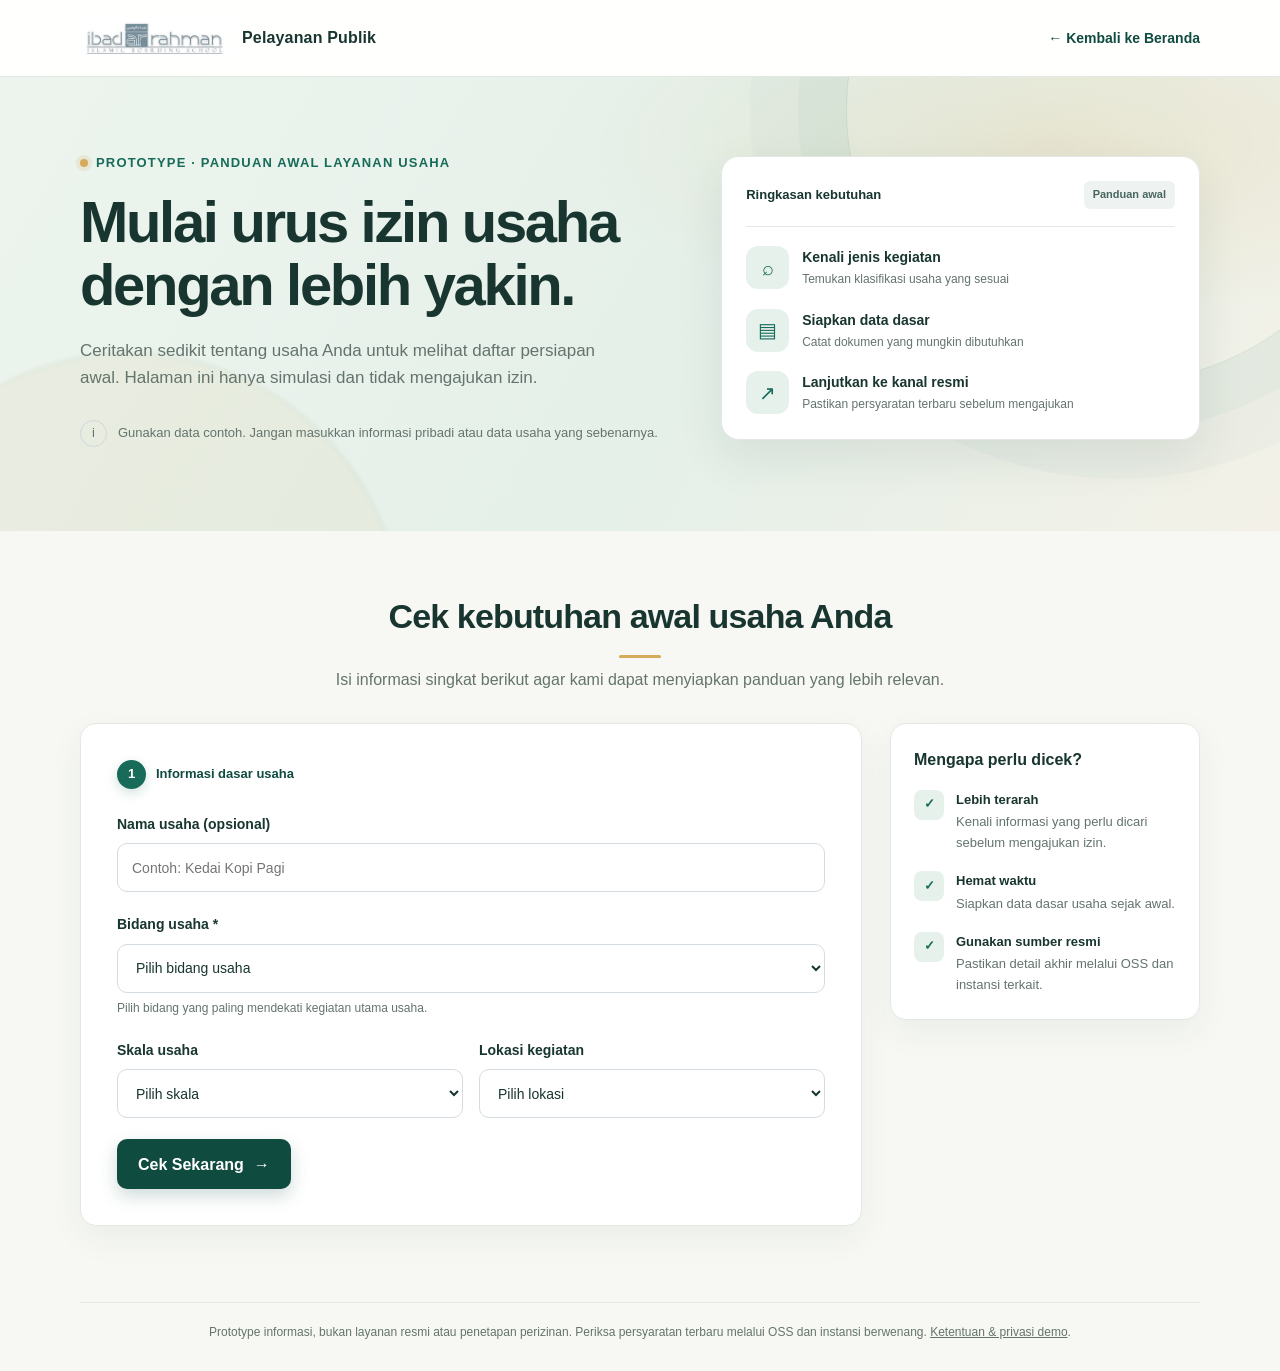
<file: index7.html>
<!doctype html>
<html lang="id">
<head>
  <meta charset="utf-8">
  <meta name="viewport" content="width=device-width, initial-scale=1">
  <meta name="theme-color" content="#176b58">
  <title>Demo Panduan Perizinan Usaha | Portal Layanan Publik</title>
  <style>
    :root {
      color-scheme: light;
      --ink: #18352f;
      --muted: #64746d;
      --blue: #176b58;
      --blue-dark: #104b40;
      --paper: #f7f8f3;
      --line: #e2e9e3;
      --white: #fff;
      --gold: #d5aa5a;
      --mint: #e7f1eb;
    }

    * { box-sizing: border-box; }

    html {
      scroll-behavior: smooth;
      scroll-padding-top: 88px;
    }

    body {
      margin: 0;
      color: var(--ink);
      background: var(--paper);
      font-family: "Segoe UI", Arial, sans-serif;
      line-height: 1.6;
    }

    body::before {
      position: fixed;
      z-index: 2000;
      top: 0;
      right: 0;
      left: 0;
      height: 3px;
      content: "";
      background: linear-gradient(90deg, var(--blue), var(--gold));
      transform: scaleX(var(--scroll-progress, 0));
      transform-origin: left;
      pointer-events: none;
    }

    a { color: inherit; }

    .topbar {
      position: sticky;
      z-index: 1000;
      top: 0;
      background: rgba(255, 255, 255, .92);
      border-bottom: 1px solid var(--line);
      backdrop-filter: blur(16px);
      transition: box-shadow .25s ease, background-color .25s ease;
    }

    .topbar.is-scrolled {
      background: rgba(255, 255, 255, .98);
      box-shadow: 0 8px 28px rgba(24, 53, 47, .1);
    }

    .nav-wrap, main, footer {
      width: min(1120px, calc(100% - 40px));
      margin: 0 auto;
    }

    .nav-wrap {
      min-height: 76px;
      display: flex;
      align-items: center;
      justify-content: space-between;
      gap: 20px;
    }

    .brand {
      display: flex;
      align-items: center;
      gap: 12px;
      text-decoration: none;
      font-weight: 750;
      letter-spacing: .01em;
    }

    .brand-logo {
      width: 150px;
      height: 38px;
      object-fit: contain;
      background: #fff;
      border-radius: 4px;
      transition: transform .3s ease;
    }

    .brand:hover .brand-logo {
      transform: scale(1.04);
    }

    .nav-link {
      position: relative;
      color: var(--blue-dark);
      font-size: 14px;
      font-weight: 700;
      text-decoration: none;
      transition: color .2s ease;
    }

    .nav-link::after {
      position: absolute;
      right: 0;
      bottom: -5px;
      left: 0;
      height: 2px;
      content: "";
      background: var(--gold);
      transform: scaleX(0);
      transform-origin: left;
      transition: transform .25s ease;
    }

    .nav-link:hover::after {
      transform: scaleX(1);
    }

    .nav-link:hover {
      color: var(--blue);
    }

    .hero {
      position: relative;
      isolation: isolate;
      overflow: hidden;
      padding: 72px 0 84px;
      color: var(--ink);
      background:
        radial-gradient(ellipse at 82% 15%, rgba(213, 170, 90, .17), transparent 32%),
        linear-gradient(120deg, #edf4ee, #e5f0e9 55%, #f3f1e7);
    }

    .hero::before,
    .hero::after {
      position: absolute;
      z-index: -1;
      content: "";
      border: 1px solid rgba(23, 107, 88, .12);
      border-radius: 50%;
      pointer-events: none;
    }

    .hero::before {
      top: -15rem;
      right: -7rem;
      width: 34rem;
      height: 34rem;
      box-shadow: 0 0 0 3rem rgba(23, 107, 88, .035), 0 0 0 6rem rgba(23, 107, 88, .025);
      animation: orbit 28s linear infinite;
    }

    .hero::after {
      bottom: -23rem;
      left: -9rem;
      width: 34rem;
      height: 34rem;
      background: rgba(213, 170, 90, .08);
      filter: blur(2px);
    }

    .hero-inner {
      position: relative;
      z-index: 1;
      display: grid;
      grid-template-columns: 1.1fr .9fr;
      align-items: center;
      gap: 56px;
      animation: hero-arrive .8s both;
    }

    .eyebrow {
      display: inline-flex;
      align-items: center;
      gap: 8px;
      margin: 0 0 18px;
      color: var(--blue);
      font-size: 13px;
      font-weight: 750;
      letter-spacing: .09em;
      text-transform: uppercase;
    }

    .eyebrow::before {
      width: 8px;
      height: 8px;
      border-radius: 50%;
      background: var(--gold);
      content: "";
      box-shadow: 0 0 0 4px rgba(213, 170, 90, .16);
      animation: dot-pulse 2.4s ease-in-out infinite;
    }

    h1 {
      max-width: 620px;
      margin: 0;
      font-size: clamp(36px, 5vw, 58px);
      letter-spacing: -.04em;
      line-height: 1.08;
    }

    .hero-copy {
      max-width: 550px;
      margin: 20px 0 0;
      color: var(--muted);
      font-size: 17px;
    }

    .hero-note {
      display: flex;
      align-items: center;
      gap: 11px;
      margin-top: 29px;
      color: var(--muted);
      font-size: 13px;
    }

    .hero-note span {
      display: grid;
      width: 27px;
      height: 27px;
      place-items: center;
      border: 1px solid #cbd6dc;
      border-radius: 50%;
    }

    .preview-card {
      padding: 24px;
      border: 1px solid var(--line);
      border-radius: 18px;
      color: var(--ink);
      background: var(--white);
      box-shadow: 0 18px 48px rgba(24, 53, 47, .09);
      transition: transform .35s cubic-bezier(.2, .75, .25, 1), box-shadow .35s ease;
    }

    .preview-card:hover {
      transform: translateY(-6px);
      box-shadow: 0 24px 54px rgba(24, 53, 47, .14);
    }

    .preview-head {
      display: flex;
      align-items: center;
      justify-content: space-between;
      padding-bottom: 17px;
      border-bottom: 1px solid var(--line);
      font-size: 13px;
      font-weight: 750;
    }

    .status-pill {
      padding: 5px 9px;
      border-radius: 6px;
      color: #47645f;
      background: #eef3f1;
      font-size: 11px;
    }

    .preview-row {
      display: flex;
      align-items: center;
      gap: 13px;
      margin-top: 19px;
    }

    .preview-icon {
      display: grid;
      width: 43px;
      height: 43px;
      flex: 0 0 auto;
      place-items: center;
      border-radius: 12px;
      color: var(--blue);
      background: var(--mint);
      font-size: 20px;
      transition: color .25s ease, background-color .25s ease, transform .25s ease;
    }

    .preview-row:hover .preview-icon {
      color: #fff;
      background: var(--blue);
      transform: rotate(-5deg) scale(1.06);
    }

    .preview-row strong, .preview-row small { display: block; }
    .preview-row strong { font-size: 14px; }
    .preview-row small { margin-top: 2px; color: var(--muted); font-size: 12px; }

    main { padding: 58px 0 76px; }

    .section-heading {
      max-width: 700px;
      margin: 0 auto 30px;
      text-align: center;
    }

    .section-heading h2 {
      margin: 0;
      font-size: clamp(25px, 3vw, 34px);
      letter-spacing: -.025em;
    }

    .section-heading h2::after {
      display: block;
      width: 42px;
      height: 3px;
      margin: 12px auto 0;
      content: "";
      background: var(--gold);
      border-radius: 99px;
      transition: width .3s ease;
    }

    .section-heading:hover h2::after {
      width: 68px;
    }

    .section-heading p {
      margin: 9px 0 0;
      color: var(--muted);
    }

    .checker {
      display: grid;
      grid-template-columns: minmax(0, 1fr) 310px;
      gap: 28px;
      align-items: start;
    }

    .form-card, .side-card, .result-card {
      border: 1px solid var(--line);
      border-radius: 16px;
      background: var(--white);
      box-shadow: 0 12px 34px rgba(24, 53, 47, .055);
    }

    .form-card {
      padding: clamp(22px, 4vw, 36px);
      transition: border-color .25s ease, box-shadow .25s ease, transform .25s ease;
    }

    .form-card:focus-within {
      border-color: rgba(23, 107, 88, .34);
      box-shadow: 0 16px 42px rgba(23, 107, 88, .1);
    }

    .step-label {
      display: flex;
      align-items: center;
      gap: 10px;
      margin-bottom: 24px;
      color: var(--blue-dark);
      font-size: 13px;
      font-weight: 750;
    }

    .step-number {
      display: grid;
      width: 29px;
      height: 29px;
      place-items: center;
      border-radius: 50%;
      color: var(--white);
      background: var(--blue);
      box-shadow: 0 4px 12px rgba(23, 107, 88, .2);
    }

    .field { margin-bottom: 21px; }

    label {
      display: block;
      margin-bottom: 8px;
      font-size: 14px;
      font-weight: 700;
    }

    .field-hint {
      display: block;
      margin-top: 6px;
      color: var(--muted);
      font-size: 12px;
    }

    input, select {
      width: 100%;
      min-height: 49px;
      padding: 11px 14px;
      border: 1px solid #d4dce1;
      border-radius: 10px;
      color: var(--ink);
      background: var(--white);
      font: inherit;
      font-size: 14px;
      transition: border-color .2s ease, box-shadow .2s ease, background-color .2s ease;
    }

    input:hover, select:hover {
      border-color: #aabdb3;
    }

    input:focus, select:focus {
      border-color: var(--blue);
      outline: 3px solid rgba(23, 107, 88, .12);
      background-color: #fcfefc;
    }

    .form-row {
      display: grid;
      grid-template-columns: 1fr 1fr;
      gap: 16px;
    }

    .submit-button {
      display: inline-flex;
      min-height: 50px;
      align-items: center;
      justify-content: center;
      gap: 10px;
      padding: 0 21px;
      border: 0;
      border-radius: 10px;
      color: var(--white);
      background: var(--blue-dark);
      cursor: pointer;
      font: inherit;
      font-weight: 750;
      box-shadow: 0 7px 18px rgba(16, 75, 64, .2);
      transition: background .2s ease, transform .2s ease, box-shadow .2s ease;
    }

    .submit-button:hover {
      background: #0c3c33;
      box-shadow: 0 10px 24px rgba(16, 75, 64, .28);
      transform: translateY(-2px);
    }

    .submit-button:active { transform: translateY(0) scale(.98); }

    .submit-button span {
      display: inline-block;
      transition: transform .2s ease;
    }

    .submit-button:hover span { transform: translateX(4px); }

    .submit-button:focus-visible, .nav-link:focus-visible, .brand:focus-visible {
      outline: 3px solid var(--gold);
      outline-offset: 3px;
    }

    .form-error {
      margin: 12px 0 0;
      color: #a52a2a;
      font-size: 13px;
    }

    .side-card {
      padding: 23px;
      transition: transform .3s ease, box-shadow .3s ease;
    }

    .side-card:hover {
      transform: translateY(-4px);
      box-shadow: 0 18px 40px rgba(24, 53, 47, .1);
    }
    .side-card h3 { margin: 0 0 17px; font-size: 16px; }

    .benefit {
      display: flex;
      gap: 12px;
      margin-top: 17px;
      color: var(--muted);
      font-size: 13px;
    }

    .benefit-icon {
      display: grid;
      width: 30px;
      height: 30px;
      flex: 0 0 auto;
      place-items: center;
      border-radius: 8px;
      color: var(--blue);
      background: var(--mint);
      font-weight: 800;
      transition: color .2s ease, background-color .2s ease, transform .2s ease;
    }

    .benefit:hover .benefit-icon {
      color: #fff;
      background: var(--blue);
      transform: rotate(-6deg) scale(1.08);
    }

    .benefit strong { display: block; margin-bottom: 2px; color: var(--ink); }

    .result-card {
      display: none;
      margin-top: 22px;
      padding: 24px;
      border-color: #c6ded1;
      background: #f3f8f4;
    }

    .result-card.is-visible {
      display: block;
      animation: result-arrive .45s cubic-bezier(.2, .75, .25, 1) both;
    }
    .result-card h3 { margin: 0 0 7px; font-size: 18px; }
    .result-card p { margin: 6px 0; color: #47645f; font-size: 14px; }
    .result-card ul { margin: 12px 0 0; padding-left: 20px; color: #47645f; font-size: 14px; }

    .disclaimer {
      margin-top: 24px;
      padding: 15px 17px;
      border-left: 3px solid var(--gold);
      border-radius: 0 6px 6px 0;
      color: #625b4f;
      background: #faf8f2;
      font-size: 12px;
    }

    footer {
      padding: 20px 0 28px;
      border-top: 1px solid var(--line);
      color: var(--muted);
      font-size: 12px;
      text-align: center;
    }

    .back-to-top {
      position: fixed;
      z-index: 1020;
      right: 24px;
      bottom: 24px;
      display: grid;
      width: 48px;
      height: 48px;
      place-items: center;
      border: 1px solid rgba(255, 255, 255, .35);
      border-radius: 50%;
      color: #fff;
      background: var(--blue);
      box-shadow: 0 8px 24px rgba(16, 75, 64, .26);
      cursor: pointer;
      font-size: 21px;
      opacity: 0;
      visibility: hidden;
      transform: translateY(10px);
      transition: opacity .25s ease, visibility .25s ease, transform .25s ease, background-color .25s ease;
    }

    .back-to-top.is-visible {
      opacity: 1;
      visibility: visible;
      transform: translateY(0);
    }

    .back-to-top:hover {
      background: var(--blue-dark);
      transform: translateY(-3px);
    }

    .reveal {
      opacity: 0;
      transform: translateY(20px);
      transition: opacity .65s ease, transform .65s cubic-bezier(.2, .75, .25, 1);
    }

    .reveal.is-visible {
      opacity: 1;
      transform: translateY(0);
    }

    @keyframes hero-arrive {
      from { opacity: 0; transform: translateY(16px); }
      to { opacity: 1; transform: translateY(0); }
    }

    @keyframes orbit {
      to { transform: rotate(360deg); }
    }

    @keyframes dot-pulse {
      50% { box-shadow: 0 0 0 7px rgba(213, 170, 90, .08); }
    }

    @keyframes result-arrive {
      from { opacity: 0; transform: translateY(12px); }
      to { opacity: 1; transform: translateY(0); }
    }

    @media (max-width: 760px) {
      .hero { padding: 56px 0 64px; }
      .hero-inner, .checker { grid-template-columns: 1fr; }
      .hero-inner { gap: 34px; }
      .preview-card { max-width: 430px; }
      .side-card { order: 2; }
      main { padding-top: 44px; }
    }

    @media (max-width: 500px) {
      .nav-wrap, main, footer { width: min(100% - 28px, 1120px); }
      .nav-wrap { min-height: 66px; }
      .brand { font-size: 13px; }
      .brand-logo { width: 130px; height: 34px; }
      .nav-link { font-size: 12px; }
      .form-row { grid-template-columns: 1fr; gap: 0; }
      .submit-button { width: 100%; }
      .back-to-top { right: 16px; bottom: 16px; }
    }

    @media (prefers-reduced-motion: reduce) {
      *,
      *::before,
      *::after {
        scroll-behavior: auto !important;
        animation-duration: .01ms !important;
        animation-iteration-count: 1 !important;
        transition-duration: .01ms !important;
      }

      .reveal {
        opacity: 1;
        transform: none;
      }
    }
  </style>
</head>
<body>
  <header class="topbar">
    <nav class="nav-wrap" aria-label="Navigasi utama">
      <a class="brand" href="index.html">
        <img class="brand-logo" src="logo%20ibad.jpg" alt="Logo Ibad Ar Rahman Islamic Boarding School">
        <span>Pelayanan Publik</span>
      </a>
      <a class="nav-link" href="index.html">← Kembali ke Beranda</a>
    </nav>
  </header>

  <section class="hero">
    <div class="nav-wrap hero-inner">
      <div>
        <p class="eyebrow">Prototype · Panduan awal layanan usaha</p>
        <h1>Mulai urus izin usaha dengan lebih yakin.</h1>
        <p class="hero-copy">Ceritakan sedikit tentang usaha Anda untuk melihat daftar persiapan awal. Halaman ini hanya simulasi dan tidak mengajukan izin.</p>
        <div class="hero-note"><span aria-hidden="true">i</span> Gunakan data contoh. Jangan masukkan informasi pribadi atau data usaha yang sebenarnya.</div>
      </div>
      <div class="preview-card" aria-label="Contoh langkah yang akan ditampilkan">
        <div class="preview-head">
          <span>Ringkasan kebutuhan</span>
          <span class="status-pill">Panduan awal</span>
        </div>
        <div class="preview-row">
          <span class="preview-icon" aria-hidden="true">⌕</span>
          <span><strong>Kenali jenis kegiatan</strong><small>Temukan klasifikasi usaha yang sesuai</small></span>
        </div>
        <div class="preview-row">
          <span class="preview-icon" aria-hidden="true">▤</span>
          <span><strong>Siapkan data dasar</strong><small>Catat dokumen yang mungkin dibutuhkan</small></span>
        </div>
        <div class="preview-row">
          <span class="preview-icon" aria-hidden="true">↗</span>
          <span><strong>Lanjutkan ke kanal resmi</strong><small>Pastikan persyaratan terbaru sebelum mengajukan</small></span>
        </div>
      </div>
    </div>
  </section>

  <main>
    <div class="section-heading">
      <h2>Cek kebutuhan awal usaha Anda</h2>
      <p>Isi informasi singkat berikut agar kami dapat menyiapkan panduan yang lebih relevan.</p>
    </div>

    <div class="checker">
      <div>
        <form class="form-card" id="checkForm">
          <div class="step-label"><span class="step-number">1</span> Informasi dasar usaha</div>
          <div class="field">
            <label for="businessName">Nama usaha (opsional)</label>
            <input id="businessName" name="businessName" type="text" placeholder="Contoh: Kedai Kopi Pagi" autocomplete="organization">
          </div>
          <div class="field">
            <label for="businessType">Bidang usaha <span aria-hidden="true">*</span></label>
            <select id="businessType" name="businessType" aria-required="true">
              <option value="">Pilih bidang usaha</option>
              <option value="Makanan dan minuman">Makanan dan minuman</option>
              <option value="Perdagangan atau ritel">Perdagangan atau ritel</option>
              <option value="Jasa profesional">Jasa profesional</option>
              <option value="Konstruksi">Konstruksi</option>
              <option value="Lainnya">Lainnya</option>
            </select>
            <span class="field-hint">Pilih bidang yang paling mendekati kegiatan utama usaha.</span>
          </div>
          <div class="form-row">
            <div class="field">
              <label for="businessScale">Skala usaha</label>
              <select id="businessScale" name="businessScale">
                <option value="">Pilih skala</option>
                <option value="Mikro">Mikro</option>
                <option value="Kecil">Kecil</option>
                <option value="Menengah">Menengah</option>
                <option value="Besar">Besar</option>
              </select>
            </div>
            <div class="field">
              <label for="businessArea">Lokasi kegiatan</label>
              <select id="businessArea" name="businessArea">
                <option value="">Pilih lokasi</option>
                <option value="Di rumah">Di rumah</option>
                <option value="Di tempat usaha">Di tempat usaha</option>
                <option value="Daring">Daring</option>
                <option value="Lainnya">Lainnya</option>
              </select>
            </div>
          </div>
          <button class="submit-button" type="submit">Cek Sekarang <span aria-hidden="true">→</span></button>
          <p class="form-error" id="formError" role="alert" hidden>Pilih bidang usaha terlebih dahulu.</p>
        </form>

        <section class="result-card" id="resultCard" aria-live="polite" tabindex="-1">
          <h3 id="resultTitle">Panduan awal Anda sudah siap</h3>
          <p id="resultSummary"></p>
          <ul>
            <li>Tentukan kode KBLI yang paling sesuai dengan kegiatan usaha.</li>
            <li>Siapkan identitas pemilik serta alamat dan data kegiatan usaha.</li>
            <li>Periksa persyaratan dan tingkat risiko melalui OSS atau instansi berwenang.</li>
          </ul>
          <div class="disclaimer">Hasil ini merupakan gambaran awal untuk membantu persiapan, bukan penetapan tingkat risiko atau keputusan perizinan resmi.</div>
        </section>
      </div>

      <aside class="side-card">
        <h3>Mengapa perlu dicek?</h3>
        <div class="benefit">
          <span class="benefit-icon" aria-hidden="true">✓</span>
          <span><strong>Lebih terarah</strong>Kenali informasi yang perlu dicari sebelum mengajukan izin.</span>
        </div>
        <div class="benefit">
          <span class="benefit-icon" aria-hidden="true">✓</span>
          <span><strong>Hemat waktu</strong>Siapkan data dasar usaha sejak awal.</span>
        </div>
        <div class="benefit">
          <span class="benefit-icon" aria-hidden="true">✓</span>
          <span><strong>Gunakan sumber resmi</strong>Pastikan detail akhir melalui OSS dan instansi terkait.</span>
        </div>
      </aside>
    </div>
  </main>

  <footer>Prototype informasi, bukan layanan resmi atau penetapan perizinan. Periksa persyaratan terbaru melalui OSS dan instansi berwenang. <a href="ketentuan.html">Ketentuan & privasi demo</a>.</footer>

  <button class="back-to-top" id="backToTop" type="button" aria-label="Kembali ke atas" title="Kembali ke atas">↑</button>

  <script>
    const checkForm = document.getElementById("checkForm");
    const businessType = document.getElementById("businessType");
    const businessName = document.getElementById("businessName");
    const businessScale = document.getElementById("businessScale");
    const businessArea = document.getElementById("businessArea");
    const formError = document.getElementById("formError");
    const resultCard = document.getElementById("resultCard");
    const resultSummary = document.getElementById("resultSummary");
    const resultTitle = document.getElementById("resultTitle");
    const topbar = document.querySelector(".topbar");
    const backToTop = document.getElementById("backToTop");
    const prefersReducedMotion = window.matchMedia("(prefers-reduced-motion: reduce)").matches;
    let scrollFrame = null;

    const updateScrollEffects = () => {
      const scrollableHeight = document.documentElement.scrollHeight - window.innerHeight;
      const progress = scrollableHeight > 0
        ? Math.min(1, Math.max(0, window.scrollY / scrollableHeight))
        : 0;

      document.body.style.setProperty("--scroll-progress", progress.toString());
      topbar.classList.toggle("is-scrolled", window.scrollY > 12);
      backToTop.classList.toggle("is-visible", window.scrollY > 480);
      scrollFrame = null;
    };

    window.addEventListener("scroll", () => {
      if (scrollFrame === null) {
        scrollFrame = window.requestAnimationFrame(updateScrollEffects);
      }
    }, { passive: true });
    updateScrollEffects();

    backToTop.addEventListener("click", () => {
      window.scrollTo({
        top: 0,
        behavior: prefersReducedMotion ? "auto" : "smooth"
      });
    });

    const revealTargets = document.querySelectorAll(
      ".hero-inner, .section-heading, .form-card, .side-card, footer"
    );

    if (prefersReducedMotion || !("IntersectionObserver" in window)) {
      revealTargets.forEach((element) => element.classList.add("is-visible"));
    } else {
      revealTargets.forEach((element, index) => {
        element.classList.add("reveal");
        element.style.transitionDelay = `${index * 70}ms`;
        element.addEventListener("transitionend", (event) => {
          if (event.target === element && event.propertyName === "opacity") {
            element.style.transitionDelay = "";
          }
        });
      });

      const revealObserver = new IntersectionObserver((entries, observer) => {
        entries.forEach((entry) => {
          if (entry.isIntersecting) {
            entry.target.classList.add("is-visible");
            observer.unobserve(entry.target);
          }
        });
      }, { threshold: 0.12 });

      revealTargets.forEach((element) => revealObserver.observe(element));
    }

    checkForm.addEventListener("submit", (event) => {
      event.preventDefault();

      if (!businessType.value) {
        formError.hidden = false;
        businessType.focus();
        return;
      }

      formError.hidden = true;
      const name = businessName.value.trim();
      const details = [
        businessType.value,
        businessScale.value && `skala ${businessScale.value.toLowerCase()}`,
        businessArea.value && `berlokasi ${businessArea.value.toLowerCase()}`
      ].filter(Boolean).join(", ");

      resultTitle.textContent = name ? `Panduan awal untuk ${name}` : "Panduan awal usaha Anda sudah siap";
      resultSummary.textContent = `Anda memilih bidang ${details}. Gunakan ringkasan di bawah sebagai daftar persiapan awal.`;
      resultCard.classList.add("is-visible");
      resultCard.focus();
    });

    businessType.addEventListener("change", () => {
      if (businessType.value) formError.hidden = true;
    });
  </script>
</body>
</html>
</file>
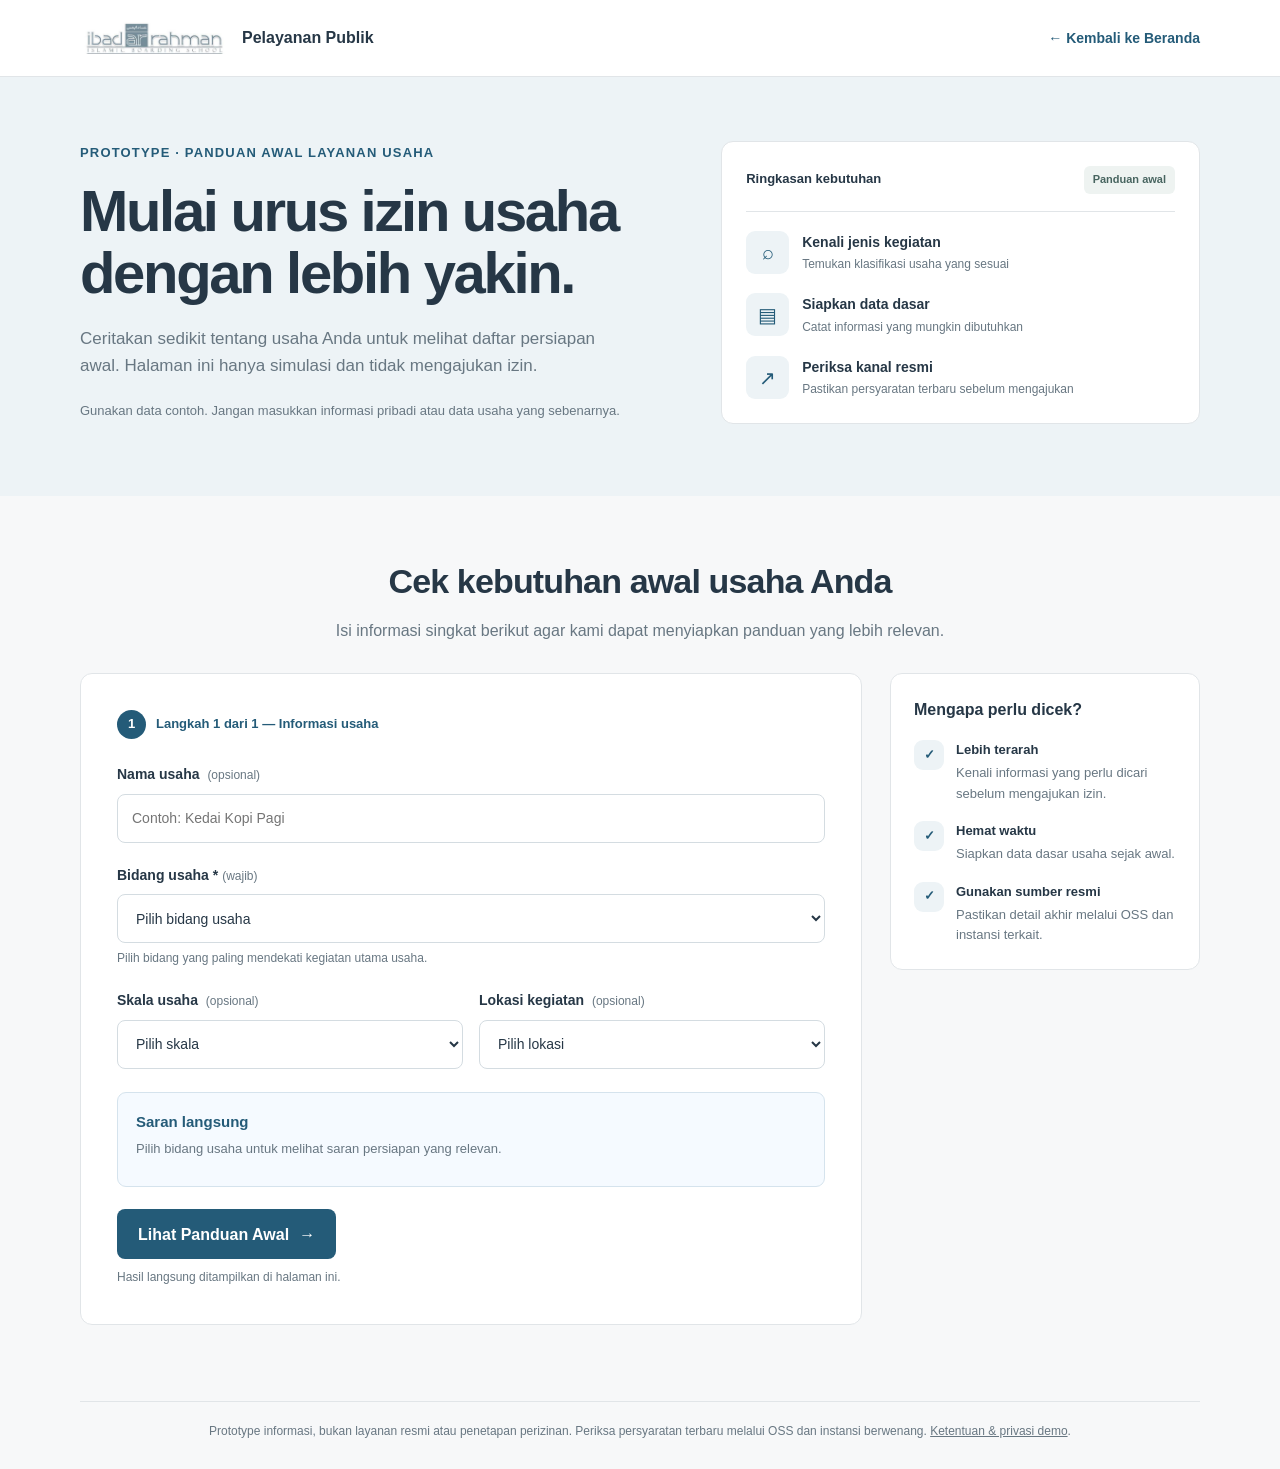
<file: index8.html>
<!doctype html>
<html lang="id">
<head>
  <meta charset="utf-8">
  <meta name="viewport" content="width=device-width, initial-scale=1">
  <meta name="theme-color" content="#176b58">
  <title>Demo Panduan Usaha | Portal Layanan Publik</title>
  <style>
    :root {
      color-scheme: light;
      --ink: #263746;
      --muted: #687782;
      --blue: #245b78;
      --paper: #f7f8f9;
      --line: #e1e5e8;
      --white: #fff;
    }

    * { box-sizing: border-box; }

    body {
      margin: 0;
      color: var(--ink);
      background: var(--paper);
      font-family: "Segoe UI", Arial, sans-serif;
      line-height: 1.6;
    }

    a { color: inherit; }

    .topbar {
      background: var(--white);
      border-bottom: 1px solid var(--line);
    }

    .nav-wrap, main, footer {
      width: min(1120px, calc(100% - 40px));
      margin: 0 auto;
    }

    .nav-wrap {
      min-height: 76px;
      display: flex;
      align-items: center;
      justify-content: space-between;
      gap: 20px;
    }

    .brand {
      display: flex;
      align-items: center;
      gap: 12px;
      font-weight: 750;
      text-decoration: none;
    }

    .brand-logo {
      width: 150px;
      height: 38px;
      object-fit: contain;
      background: #fff;
      border-radius: 4px;
    }

    .nav-link {
      color: var(--blue);
      font-size: 14px;
      font-weight: 700;
      text-decoration: none;
    }

    .hero {
      padding: 64px 0 72px;
      background: #edf3f6;
    }

    .hero-inner {
      display: grid;
      grid-template-columns: 1.1fr .9fr;
      align-items: center;
      gap: 56px;
    }

    .eyebrow {
      margin: 0 0 16px;
      color: var(--blue);
      font-size: 13px;
      font-weight: 750;
      letter-spacing: .09em;
      text-transform: uppercase;
    }

    h1 {
      max-width: 620px;
      margin: 0;
      font-size: clamp(36px, 5vw, 58px);
      letter-spacing: -.04em;
      line-height: 1.08;
    }

    .hero-copy {
      max-width: 550px;
      margin: 20px 0 0;
      color: var(--muted);
      font-size: 17px;
    }

    .hero-note {
      margin: 22px 0 0;
      color: var(--muted);
      font-size: 13px;
    }

    .preview-card, .form-card, .side-card, .result-card {
      border: 1px solid var(--line);
      border-radius: 12px;
      background: var(--white);
    }

    .preview-card { padding: 24px; }

    .preview-head {
      display: flex;
      align-items: center;
      justify-content: space-between;
      gap: 12px;
      padding-bottom: 17px;
      border-bottom: 1px solid var(--line);
      font-size: 13px;
      font-weight: 750;
    }

    .status-pill {
      padding: 5px 9px;
      border-radius: 6px;
      color: #47645f;
      background: #eef3f1;
      font-size: 11px;
    }

    .preview-row {
      display: flex;
      align-items: center;
      gap: 13px;
      margin-top: 19px;
    }

    .preview-icon, .benefit-icon {
      display: grid;
      flex: 0 0 auto;
      place-items: center;
      border-radius: 9px;
      color: var(--blue);
      background: #edf3f6;
    }

    .preview-icon {
      width: 43px;
      height: 43px;
      font-size: 20px;
    }

    .preview-row strong, .preview-row small { display: block; }
    .preview-row strong { font-size: 14px; }
    .preview-row small { margin-top: 2px; color: var(--muted); font-size: 12px; }

    main { padding: 58px 0 76px; }

    .section-heading {
      max-width: 700px;
      margin: 0 auto 30px;
      text-align: center;
    }

    .section-heading h2 {
      margin: 0;
      font-size: clamp(25px, 3vw, 34px);
      letter-spacing: -.025em;
    }

    .section-heading p { margin: 9px 0 0; color: var(--muted); }

    .checker {
      display: grid;
      grid-template-columns: minmax(0, 1fr) 310px;
      gap: 28px;
      align-items: start;
    }

    .form-card { padding: clamp(22px, 4vw, 36px); }

    .step-label {
      display: flex;
      align-items: center;
      gap: 10px;
      margin-bottom: 24px;
      color: var(--blue);
      font-size: 13px;
      font-weight: 750;
    }

    .step-number {
      display: grid;
      width: 29px;
      height: 29px;
      place-items: center;
      border-radius: 50%;
      color: var(--white);
      background: var(--blue);
    }

    .field { margin-bottom: 21px; }

    label {
      display: block;
      margin-bottom: 8px;
      font-size: 14px;
      font-weight: 700;
    }

    .field-hint, .optional {
      color: var(--muted);
      font-size: 12px;
      font-weight: 400;
    }

    .field-hint { display: block; margin-top: 6px; }
    .optional { margin-left: 4px; }

    input, select {
      width: 100%;
      min-height: 49px;
      padding: 11px 14px;
      border: 1px solid #d4dce1;
      border-radius: 8px;
      color: var(--ink);
      background: var(--white);
      font: inherit;
      font-size: 14px;
    }

    input:focus, select:focus {
      border-color: var(--blue);
      outline: 3px solid rgba(36, 91, 120, .12);
    }

    .form-row {
      display: grid;
      grid-template-columns: 1fr 1fr;
      gap: 16px;
    }

    .submit-button {
      display: inline-flex;
      min-height: 50px;
      align-items: center;
      justify-content: center;
      gap: 10px;
      padding: 0 21px;
      border: 0;
      border-radius: 8px;
      color: var(--white);
      background: var(--blue);
      cursor: pointer;
      font: inherit;
      font-weight: 750;
      transition: background .2s ease, transform .2s ease;
    }

    .submit-button:hover { background: #19445b; }
    .submit-button:active { transform: translateY(1px); }

    .submit-button:focus-visible, .nav-link:focus-visible, .brand:focus-visible {
      outline: 3px solid #f1bf65;
      outline-offset: 3px;
    }

    .submit-hint {
      margin: 9px 0 0;
      color: var(--muted);
      font-size: 12px;
    }

    .form-error {
      margin: 12px 0 0;
      color: #a52a2a;
      font-size: 13px;
    }

    .suggestion-card {
      margin: 2px 0 22px;
      padding: 17px 18px;
      border: 1px solid #d5e3ed;
      border-radius: 9px;
      background: #f5faff;
    }

    .suggestion-card h3 { margin: 0; color: var(--blue); font-size: 15px; }
    .suggestion-card p { margin: 5px 0 0; color: var(--muted); font-size: 13px; }
    .suggestion-card ul { margin: 10px 0 0; padding-left: 19px; color: var(--ink); font-size: 13px; }
    .suggestion-card li + li { margin-top: 5px; }

    .side-card { padding: 23px; }
    .side-card h3 { margin: 0 0 17px; font-size: 16px; }

    .benefit {
      display: flex;
      gap: 12px;
      margin-top: 17px;
      color: var(--muted);
      font-size: 13px;
    }

    .benefit-icon {
      width: 30px;
      height: 30px;
      font-weight: 800;
    }

    .benefit strong { display: block; margin-bottom: 2px; color: var(--ink); }

    .result-card {
      display: none;
      margin-top: 22px;
      padding: 24px;
      border-color: #b9ddd0;
      background: #f5f8f6;
    }

    .result-card.is-visible { display: block; }
    .result-card h3 { margin: 0 0 7px; font-size: 18px; }
    .result-card p, .result-card ul { color: #47645f; font-size: 14px; }
    .result-card p { margin: 6px 0; }
    .result-card ul { margin: 12px 0 0; padding-left: 20px; }

    .disclaimer {
      margin-top: 24px;
      padding: 15px 17px;
      border-left: 3px solid #c5a86c;
      border-radius: 0 6px 6px 0;
      color: #625b4f;
      background: #faf8f2;
      font-size: 12px;
    }

    footer {
      padding: 20px 0 28px;
      border-top: 1px solid var(--line);
      color: var(--muted);
      font-size: 12px;
      text-align: center;
    }

    @media (max-width: 760px) {
      .hero { padding: 52px 0 58px; }
      .hero-inner, .checker { grid-template-columns: 1fr; }
      .hero-inner { gap: 30px; }
      .preview-card { max-width: 520px; }
      main { padding-top: 44px; }
    }

    @media (max-width: 500px) {
      .nav-wrap, main, footer { width: min(100% - 28px, 1120px); }
      .nav-wrap { min-height: 66px; }
      .brand { gap: 8px; font-size: 13px; }
      .brand-logo { width: 130px; height: 34px; }
      .nav-link { font-size: 12px; }
      .form-row { grid-template-columns: 1fr; gap: 0; }
      .submit-button { width: 100%; }
    }
  </style>
  <link rel="stylesheet" href="site-animations.css">
</head>
<body>
  <header class="topbar">
    <nav class="nav-wrap" aria-label="Navigasi utama">
      <a class="brand" href="index.html">
        <img class="brand-logo" src="logo%20ibad.jpg" alt="Logo Ibad Ar Rahman Islamic Boarding School">
        <span>Pelayanan Publik</span>
      </a>
      <a class="nav-link" href="index.html">← Kembali ke Beranda</a>
    </nav>
  </header>

  <section class="hero">
    <div class="nav-wrap hero-inner">
      <div>
        <p class="eyebrow">Prototype · Panduan awal layanan usaha</p>
        <h1>Mulai urus izin usaha dengan lebih yakin.</h1>
        <p class="hero-copy">Ceritakan sedikit tentang usaha Anda untuk melihat daftar persiapan awal. Halaman ini hanya simulasi dan tidak mengajukan izin.</p>
        <p class="hero-note">Gunakan data contoh. Jangan masukkan informasi pribadi atau data usaha yang sebenarnya.</p>
      </div>
      <div class="preview-card" aria-label="Contoh langkah yang akan ditampilkan">
        <div class="preview-head">
          <span>Ringkasan kebutuhan</span>
          <span class="status-pill">Panduan awal</span>
        </div>
        <div class="preview-row">
          <span class="preview-icon" aria-hidden="true">⌕</span>
          <span><strong>Kenali jenis kegiatan</strong><small>Temukan klasifikasi usaha yang sesuai</small></span>
        </div>
        <div class="preview-row">
          <span class="preview-icon" aria-hidden="true">▤</span>
          <span><strong>Siapkan data dasar</strong><small>Catat informasi yang mungkin dibutuhkan</small></span>
        </div>
        <div class="preview-row">
          <span class="preview-icon" aria-hidden="true">↗</span>
          <span><strong>Periksa kanal resmi</strong><small>Pastikan persyaratan terbaru sebelum mengajukan</small></span>
        </div>
      </div>
    </div>
  </section>

  <main>
    <div class="section-heading">
      <h2>Cek kebutuhan awal usaha Anda</h2>
      <p>Isi informasi singkat berikut agar kami dapat menyiapkan panduan yang lebih relevan.</p>
    </div>

    <div class="checker">
      <div>
        <form class="form-card" id="checkForm" novalidate>
          <div class="step-label"><span class="step-number">1</span> Langkah 1 dari 1 — Informasi usaha</div>
          <div class="field">
            <label for="businessName">Nama usaha <span class="optional">(opsional)</span></label>
            <input id="businessName" name="businessName" type="text" placeholder="Contoh: Kedai Kopi Pagi" autocomplete="organization">
          </div>
          <div class="field">
            <label for="businessType">Bidang usaha <span aria-hidden="true">*</span><span class="optional">(wajib)</span></label>
            <select id="businessType" name="businessType" required aria-describedby="businessTypeHint formError">
              <option value="">Pilih bidang usaha</option>
              <option value="Makanan dan minuman">Makanan dan minuman</option>
              <option value="Perdagangan atau ritel">Perdagangan atau ritel</option>
              <option value="Jasa profesional">Jasa profesional</option>
              <option value="Konstruksi">Konstruksi</option>
              <option value="Lainnya">Lainnya</option>
            </select>
            <span class="field-hint" id="businessTypeHint">Pilih bidang yang paling mendekati kegiatan utama usaha.</span>
          </div>
          <div class="form-row">
            <div class="field">
              <label for="businessScale">Skala usaha <span class="optional">(opsional)</span></label>
              <select id="businessScale" name="businessScale">
                <option value="">Pilih skala</option>
                <option value="Mikro">Mikro</option>
                <option value="Kecil">Kecil</option>
                <option value="Menengah">Menengah</option>
                <option value="Besar">Besar</option>
              </select>
            </div>
            <div class="field">
              <label for="businessArea">Lokasi kegiatan <span class="optional">(opsional)</span></label>
              <select id="businessArea" name="businessArea">
                <option value="">Pilih lokasi</option>
                <option value="Di rumah">Di rumah</option>
                <option value="Di tempat usaha">Di tempat usaha</option>
                <option value="Daring">Daring</option>
                <option value="Lainnya">Lainnya</option>
              </select>
            </div>
          </div>
          <section class="suggestion-card" id="suggestionCard" aria-live="polite" aria-atomic="true">
            <h3 id="suggestionTitle">Saran langsung</h3>
            <p id="suggestionSummary">Pilih bidang usaha untuk melihat saran persiapan yang relevan.</p>
            <ul id="suggestionList"></ul>
          </section>
          <button class="submit-button" type="submit">Lihat Panduan Awal <span aria-hidden="true">→</span></button>
          <p class="submit-hint">Hasil langsung ditampilkan di halaman ini.</p>
          <p class="form-error" id="formError" role="alert" hidden>Pilih bidang usaha terlebih dahulu.</p>
        </form>

        <section class="result-card" id="resultCard" aria-live="polite" tabindex="-1">
          <h3 id="resultTitle">Panduan awal Anda sudah siap</h3>
          <p id="resultSummary"></p>
          <ul id="resultList"></ul>
          <div class="disclaimer">Hasil ini merupakan gambaran awal untuk membantu persiapan, bukan penetapan tingkat risiko atau keputusan perizinan resmi. Periksa persyaratan terbaru melalui OSS atau instansi berwenang.</div>
        </section>
      </div>

      <aside class="side-card">
        <h3>Mengapa perlu dicek?</h3>
        <div class="benefit">
          <span class="benefit-icon" aria-hidden="true">✓</span>
          <span><strong>Lebih terarah</strong>Kenali informasi yang perlu dicari sebelum mengajukan izin.</span>
        </div>
        <div class="benefit">
          <span class="benefit-icon" aria-hidden="true">✓</span>
          <span><strong>Hemat waktu</strong>Siapkan data dasar usaha sejak awal.</span>
        </div>
        <div class="benefit">
          <span class="benefit-icon" aria-hidden="true">✓</span>
          <span><strong>Gunakan sumber resmi</strong>Pastikan detail akhir melalui OSS dan instansi terkait.</span>
        </div>
      </aside>
    </div>
  </main>

  <footer>Prototype informasi, bukan layanan resmi atau penetapan perizinan. Periksa persyaratan terbaru melalui OSS dan instansi berwenang. <a href="ketentuan.html">Ketentuan & privasi demo</a>.</footer>

  <script>
    const checkForm = document.getElementById("checkForm");
    const businessType = document.getElementById("businessType");
    const businessName = document.getElementById("businessName");
    const businessScale = document.getElementById("businessScale");
    const businessArea = document.getElementById("businessArea");
    const formError = document.getElementById("formError");
    const resultCard = document.getElementById("resultCard");
    const resultSummary = document.getElementById("resultSummary");
    const resultTitle = document.getElementById("resultTitle");
    const resultList = document.getElementById("resultList");
    const suggestionTitle = document.getElementById("suggestionTitle");
    const suggestionSummary = document.getElementById("suggestionSummary");
    const suggestionList = document.getElementById("suggestionList");

    const guidanceByType = {
      "Makanan dan minuman": [
        "Tentukan kegiatan utama secara spesifik, misalnya produksi, penjualan, atau penyajian makanan dan minuman.",
        "Periksa ketentuan yang relevan untuk produk dan tempat kegiatan melalui OSS atau instansi berwenang."
      ],
      "Perdagangan atau ritel": [
        "Catat jenis barang yang dijual serta cara penjualannya agar klasifikasi kegiatan usaha lebih tepat.",
        "Periksa persyaratan yang berlaku untuk produk dan lokasi kegiatan melalui OSS atau instansi berwenang."
      ],
      "Jasa profesional": [
        "Jelaskan layanan utama yang diberikan dan siapa pengguna layanannya untuk membantu menentukan klasifikasi usaha.",
        "Periksa apakah layanan atau profesi Anda memiliki persyaratan khusus melalui instansi berwenang."
      ],
      "Konstruksi": [
        "Rinci jenis layanan konstruksi yang ditawarkan agar klasifikasi kegiatan usaha dapat diperiksa dengan tepat.",
        "Periksa ketentuan kualifikasi dan persyaratan sektor konstruksi melalui OSS atau instansi berwenang."
      ],
      "Lainnya": [
        "Tuliskan kegiatan utama usaha secara spesifik untuk membantu menemukan klasifikasi yang paling sesuai.",
        "Konfirmasikan klasifikasi dan persyaratan kegiatan Anda melalui OSS atau instansi berwenang."
      ]
    };

    function getSuggestions() {
      if (!businessType.value) return [];
      const suggestions = [...guidanceByType[businessType.value]];
      if (businessScale.value) {
        suggestions.push(`Pastikan data skala usaha (${businessScale.value.toLowerCase()}) sesuai dengan kondisi usaha saat ini.`);
      }
      if (businessArea.value === "Di rumah") {
        suggestions.push("Periksa kesesuaian alamat kegiatan usaha dengan ketentuan daerah setempat.");
      } else if (businessArea.value === "Di tempat usaha") {
        suggestions.push("Siapkan alamat lengkap lokasi kegiatan untuk memudahkan pemeriksaan persyaratan.");
      } else if (businessArea.value === "Daring") {
        suggestions.push("Catat kanal penjualan dan cara usaha memenuhi pesanan pelanggan.");
      } else if (businessArea.value === "Lainnya") {
        suggestions.push("Catat lokasi kegiatan secara spesifik agar persyaratan yang diperiksa lebih sesuai.");
      }

      return suggestions;
    }

    function updateSuggestions() {
      resultCard.classList.remove("is-visible");

      if (!businessType.value) {
        suggestionTitle.textContent = "Saran langsung";
        suggestionSummary.textContent = "Pilih bidang usaha untuk melihat saran persiapan yang relevan.";
        suggestionList.replaceChildren();
        return;
      }

      suggestionTitle.textContent = `Saran untuk ${businessType.value}`;
      suggestionSummary.textContent = businessName.value.trim()
        ? `Rekomendasi awal untuk ${businessName.value.trim()}. Ubah pilihan untuk menyesuaikan saran.`
        : "Saran akan menyesuaikan pilihan skala dan lokasi usaha Anda.";
      suggestionList.replaceChildren(...getSuggestions().map((item) => {
        const listItem = document.createElement("li");
        listItem.textContent = item;
        return listItem;
      }));
    }

    checkForm.addEventListener("input", updateSuggestions);
    checkForm.addEventListener("change", updateSuggestions);

    checkForm.addEventListener("submit", (event) => {
      event.preventDefault();

      if (!businessType.value) {
        formError.hidden = false;
        businessType.focus();
        return;
      }

      formError.hidden = true;
      const name = businessName.value.trim();
      const details = [
        businessType.value,
        businessScale.value && `skala ${businessScale.value.toLowerCase()}`,
        businessArea.value && `berlokasi ${businessArea.value.toLowerCase()}`
      ].filter(Boolean).join(", ");
      const checklist = [
        ...getSuggestions(),
        "Siapkan identitas pemilik, alamat, dan data kegiatan usaha.",
        "Periksa kode KBLI, tingkat risiko, dan persyaratan terbaru sebelum mengajukan."
      ];

      resultTitle.textContent = name ? `Panduan awal untuk ${name}` : "Panduan awal usaha Anda sudah siap";
      resultSummary.textContent = `Anda memilih ${details}. Gunakan daftar ini sebagai persiapan awal.`;
      resultList.replaceChildren(...checklist.map((item) => {
        const listItem = document.createElement("li");
        listItem.textContent = item;
        return listItem;
      }));
      resultCard.classList.add("is-visible");
      resultCard.focus();
    });

    businessType.addEventListener("change", () => {
      if (businessType.value) formError.hidden = true;
    });
  </script>
  <script src="site-animations.js"></script>
</body>
</html>
</file>
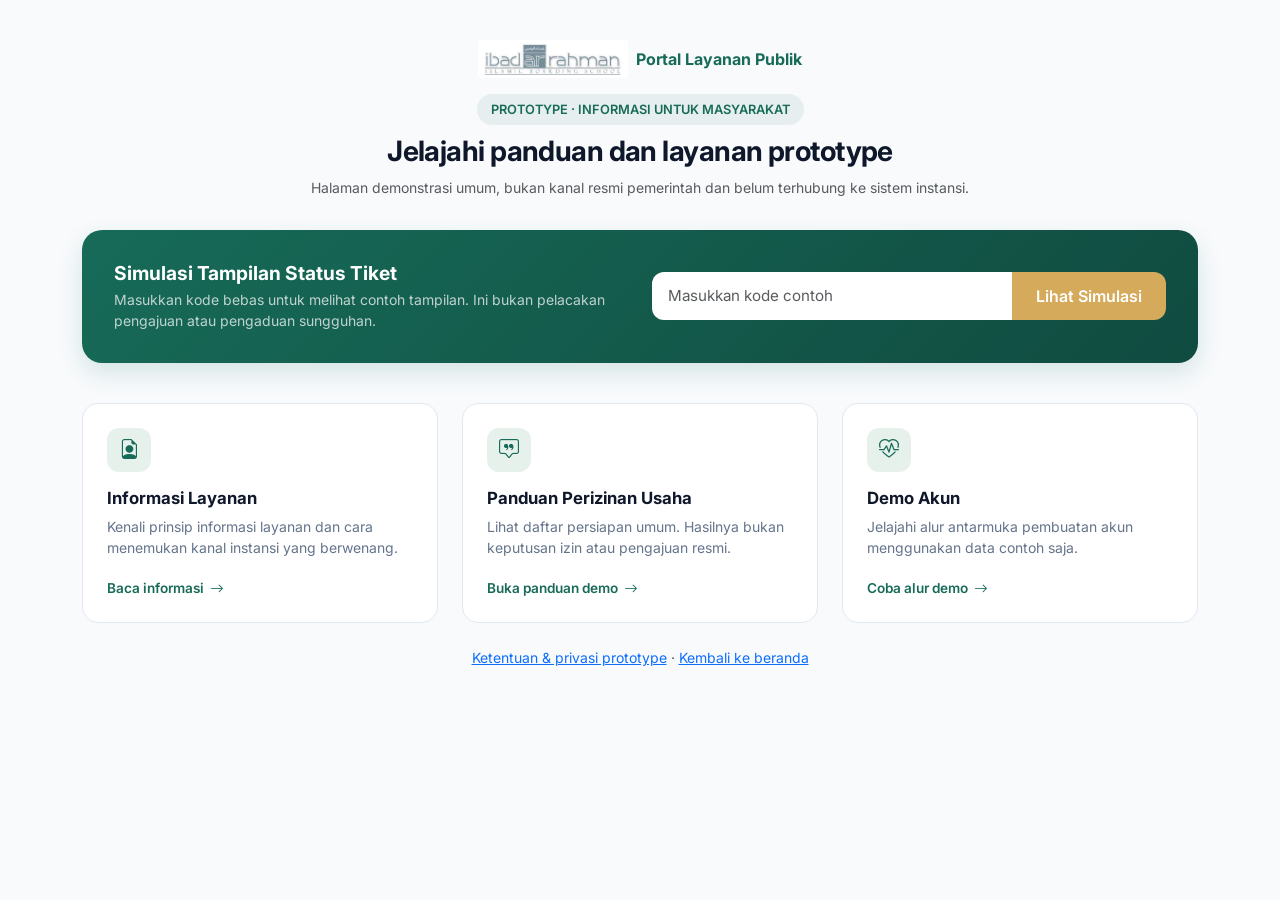
<file: index9.html>
<!DOCTYPE html>
<html lang="id">
<head>
  <meta charset="utf-8">
  <meta name="viewport" content="width=device-width, initial-scale=1">
  <meta name="theme-color" content="#176b58">
  <title>Demo Layanan Masyarakat | Portal Layanan Publik</title>
  
  <!-- Bootstrap 5 CSS -->
  <link href="https://cdn.jsdelivr.net/npm/bootstrap@5.3.2/dist/css/bootstrap.min.css" rel="stylesheet">
  <!-- Bootstrap Icons -->
  <link href="https://cdn.jsdelivr.net/npm/bootstrap-icons@1.11.1/font/bootstrap-icons.css" rel="stylesheet">
  <!-- Google Fonts: Inter -->
  <link rel="preconnect" href="https://fonts.googleapis.com">
  <link rel="preconnect" href="https://fonts.gstatic.com" crossorigin>
  <link href="https://fonts.googleapis.com/css2?family=Inter:wght@400;500;600;700&display=swap" rel="stylesheet">

  <style>
    :root {
      --portal-primary: #176b58;
      --portal-accent: #d5aa5a;
      --bg-surface: #f8fafc;
      --text-main: #0f172a;
      --text-muted: #64748b;
      --border-subtle: #e2e8f0;
    }

    body {
      background-color: var(--bg-surface);
      font-family: 'Inter', system-ui, -apple-system, sans-serif;
      color: var(--text-main);
      padding: 40px 0;
    }

    .portal-header {
      margin-bottom: 32px;
      text-align: center;
    }

    .badge-portal {
      background: rgba(23, 107, 88, 0.08);
      color: var(--portal-primary);
      font-size: 0.8rem;
      font-weight: 600;
      padding: 6px 14px;
      border-radius: 20px;
      display: inline-block;
      margin-bottom: 10px;
    }

    .section-title {
      font-weight: 700;
      font-size: 1.75rem;
      letter-spacing: -0.02em;
    }

    /* Tracking Box Card */
    .tracking-card {
      background: linear-gradient(135deg, #176b58 0%, #104b40 100%);
      color: #ffffff;
      border-radius: 20px;
      padding: 32px;
      margin-bottom: 40px;
      box-shadow: 0 10px 25px rgba(23, 107, 88, 0.15);
    }

    .tracking-input-group .form-control {
      border-radius: 12px 0 0 12px;
      padding: 12px 16px;
      border: none;
      font-size: 0.95rem;
    }

    .tracking-input-group .btn {
      border-radius: 0 12px 12px 0;
      padding: 12px 24px;
      background-color: var(--portal-accent);
      border: none;
      font-weight: 600;
      color: #fff;
      transition: background-color 0.2s ease;
    }

    .tracking-input-group .btn:hover {
      background-color: #bd9144;
    }

    /* Service Grid Cards */
    .service-card {
      background: #ffffff;
      border: 1px solid var(--border-subtle);
      border-radius: 16px;
      padding: 24px;
      height: 100%;
      transition: all 0.2s ease;
      display: flex;
      flex-direction: column;
    }

    .service-card:hover {
      transform: translateY(-3px);
      box-shadow: 0 10px 20px rgba(15, 23, 42, 0.05);
      border-color: #cbd5e1;
    }

    .service-icon {
      width: 44px;
      height: 44px;
      border-radius: 12px;
      background: #e7f1eb;
      color: var(--portal-primary);
      display: flex;
      align-items: center;
      justify-content: center;
      font-size: 1.25rem;
      margin-bottom: 16px;
    }

    .service-card h3 {
      font-size: 1.05rem;
      font-weight: 700;
      margin-bottom: 8px;
    }

    .service-card p {
      font-size: 0.875rem;
      color: var(--text-muted);
      line-height: 1.5;
      margin-bottom: 20px;
      flex-grow: 1;
    }

    .service-link {
      font-size: 0.85rem;
      font-weight: 600;
      color: var(--portal-primary);
      text-decoration: none;
      display: inline-flex;
      align-items: center;
      gap: 6px;
    }

    .service-link:hover {
      text-decoration: underline;
    }

    /* Result Modal / Box */
    .tracking-result {
      background: rgba(255, 255, 255, 0.1);
      border-radius: 12px;
      padding: 16px;
      margin-top: 16px;
      display: none;
      font-size: 0.9rem;
    }
  </style>
  <link rel="stylesheet" href="site-animations.css">
</head>
<body>

  <div class="container">
    
    <!-- Header Bagian -->
    <div class="portal-header">
      <a href="index.html" class="d-inline-flex align-items-center gap-2 text-decoration-none fw-bold mb-3" style="color: var(--portal-primary);">
        <img src="logo%20ibad.jpg" alt="Logo Ibad Ar Rahman Islamic Boarding School" style="width: 150px; height: 38px; object-fit: contain; background: #fff; border-radius: 4px;"> Portal Layanan Publik
      </a>
      <div><span class="badge-portal">PROTOTYPE · INFORMASI UNTUK MASYARAKAT</span></div>
      <h1 class="section-title">Jelajahi panduan dan layanan prototype</h1>
      <p class="text-muted small mt-1">Halaman demonstrasi umum, bukan kanal resmi pemerintah dan belum terhubung ke sistem instansi.</p>
    </div>

    <!-- Simulasi lokal, tidak terhubung ke sistem pengajuan -->
    <div class="tracking-card">
      <div class="row align-items-center">
        <div class="col-lg-6 mb-3 mb-lg-0">
          <h3 class="fw-bold mb-1" style="font-size: 1.2rem;">Simulasi Tampilan Status Tiket</h3>
          <p class="text-light opacity-75 small mb-0">Masukkan kode bebas untuk melihat contoh tampilan. Ini bukan pelacakan pengajuan atau pengaduan sungguhan.</p>
        </div>
        <div class="col-lg-6">
          <form id="trackingForm">
            <div class="input-group tracking-input-group">
              <input type="text" id="ticketInput" class="form-control" placeholder="Masukkan kode contoh" aria-label="Kode tiket simulasi" required>
              <button type="submit" class="btn">Lihat Simulasi</button>
            </div>
          </form>
          <div id="trackingResult" class="tracking-result">
            <div class="d-flex justify-content-between align-items-center">
              <div>
                <span class="badge bg-warning text-dark mb-1" id="resStatus">Status Simulasi</span>
                <div class="fw-bold" id="resTitle">Contoh tampilan · bukan status pengajuan nyata</div>
                <div class="small opacity-75" id="resDate">Data tidak terhubung ke sistem instansi.</div>
              </div>
              <i class="bi bi-arrow-repeat fs-3"></i>
            </div>
          </div>
        </div>
      </div>
    </div>

    <!-- Grid Menu Layanan Masyarakat -->
    <div class="row g-4">
      
      <!-- Layanan 1 -->
      <div class="col-md-4">
        <article class="service-card">
          <div class="service-icon">
            <i class="bi bi-file-earmark-person"></i>
          </div>
          <h3>Informasi Layanan</h3>
          <p>Kenali prinsip informasi layanan dan cara menemukan kanal instansi yang berwenang.</p>
          <a class="service-link" href="index4.html">Baca informasi <i class="bi bi-arrow-right"></i></a>
        </article>
      </div>

      <!-- Layanan 2 -->
      <div class="col-md-4">
        <article class="service-card">
          <div class="service-icon">
            <i class="bi bi-chat-square-quote"></i>
          </div>
          <h3>Panduan Perizinan Usaha</h3>
          <p>Lihat daftar persiapan umum. Hasilnya bukan keputusan izin atau pengajuan resmi.</p>
          <a class="service-link" href="index7.html">Buka panduan demo <i class="bi bi-arrow-right"></i></a>
        </article>
      </div>

      <!-- Layanan 3 -->
      <div class="col-md-4">
        <article class="service-card">
          <div class="service-icon">
            <i class="bi bi-heart-pulse"></i>
          </div>
          <h3>Demo Akun</h3>
          <p>Jelajahi alur antarmuka pembuatan akun menggunakan data contoh saja.</p>
          <a class="service-link" href="index2.html">Coba alur demo <i class="bi bi-arrow-right"></i></a>
        </article>
      </div>

      <div class="col-12 text-center">
        <p class="small text-muted mt-0 mb-0">
          <a href="ketentuan.html">Ketentuan & privasi prototype</a> ·
          <a href="index.html">Kembali ke beranda</a>
        </p>
      </div>

    </div>

  </div>

  <!-- Skrip Simulasi Tracking -->
  <script>
    document.addEventListener('DOMContentLoaded', () => {
      const trackingForm = document.getElementById('trackingForm');
      const ticketInput = document.getElementById('ticketInput');
      const trackingResult = document.getElementById('trackingResult');

      trackingForm.addEventListener('submit', (e) => {
        e.preventDefault();
        const code = ticketInput.value.trim();

        if (code !== '') {
          // Tampilkan contoh lokal, bukan status yang berasal dari sistem layanan.
          trackingResult.style.display = 'block';
          document.getElementById('resStatus').textContent = 'Status Simulasi';
          document.getElementById('resTitle').textContent = `Tiket: ${code.toUpperCase()}`;
          document.getElementById('resDate').textContent = 'Data ini tidak terhubung ke sistem instansi.';
        }
      });
    });
  </script>

  <script src="site-animations.js"></script>
</body>
</html>
</file>
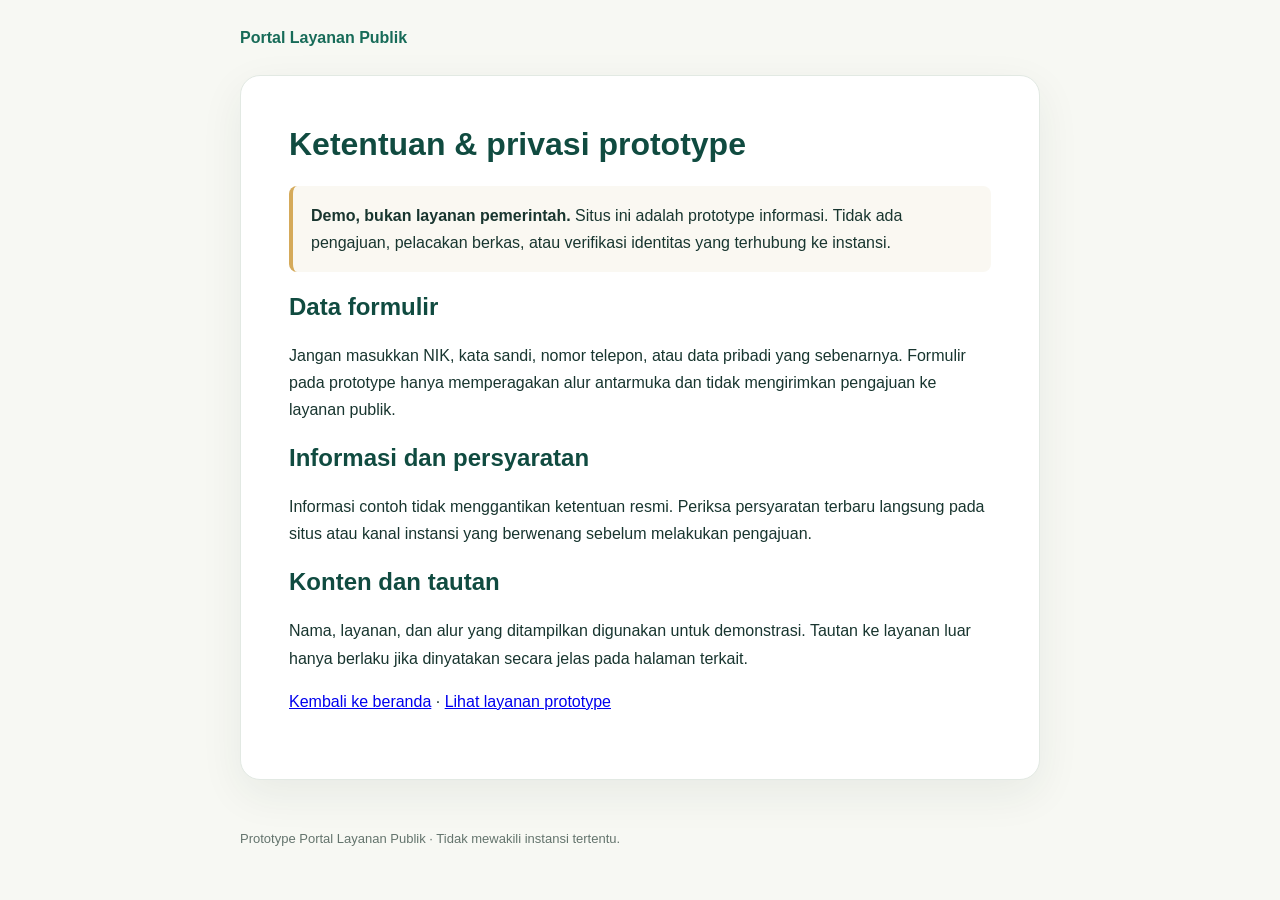
<file: ketentuan.html>
<!doctype html>
<html lang="id">
  <head>
    <meta charset="utf-8">
    <meta name="viewport" content="width=device-width, initial-scale=1">
    <meta name="theme-color" content="#176b58">
    <title>Ketentuan & Privasi Demo | Portal Layanan Publik</title>
    <link rel="stylesheet" href="site-animations.css">
    <style>
      *, *::before, *::after { box-sizing: border-box; }
      body { margin: 0; color: #18352f; background: #f7f8f3; font: 16px/1.7 "Segoe UI", Arial, sans-serif; }
      header, main, footer { width: min(800px, calc(100% - 32px)); margin: 0 auto; }
      header { padding: 24px 0; }
      header a { color: #176b58; font-weight: 700; text-decoration: none; }
      main { margin-bottom: 48px; padding: clamp(24px, 5vw, 48px); border: 1px solid #e2e9e3; border-radius: 20px; background: #fff; box-shadow: 0 14px 44px rgba(28, 57, 46, .07); }
      h1, h2 { color: #104b40; line-height: 1.25; }
      h1 { margin-top: 0; }
      .notice { padding: 16px 18px; border-left: 4px solid #d5aa5a; border-radius: 8px; background: #faf8f2; }
      footer { padding: 0 0 24px; color: #64746d; font-size: 13px; }
    </style>
  </head>
  <body>
    <header><a href="index.html">Portal Layanan Publik</a></header>
    <main>
      <h1>Ketentuan & privasi prototype</h1>
      <p class="notice"><strong>Demo, bukan layanan pemerintah.</strong> Situs ini adalah prototype informasi. Tidak ada pengajuan, pelacakan berkas, atau verifikasi identitas yang terhubung ke instansi.</p>
      <h2>Data formulir</h2>
      <p>Jangan masukkan NIK, kata sandi, nomor telepon, atau data pribadi yang sebenarnya. Formulir pada prototype hanya memperagakan alur antarmuka dan tidak mengirimkan pengajuan ke layanan publik.</p>
      <h2>Informasi dan persyaratan</h2>
      <p>Informasi contoh tidak menggantikan ketentuan resmi. Periksa persyaratan terbaru langsung pada situs atau kanal instansi yang berwenang sebelum melakukan pengajuan.</p>
      <h2>Konten dan tautan</h2>
      <p>Nama, layanan, dan alur yang ditampilkan digunakan untuk demonstrasi. Tautan ke layanan luar hanya berlaku jika dinyatakan secara jelas pada halaman terkait.</p>
      <p><a href="index.html">Kembali ke beranda</a> · <a href="index9.html">Lihat layanan prototype</a></p>
    </main>
    <footer>Prototype Portal Layanan Publik · Tidak mewakili instansi tertentu.</footer>
    <script src="site-animations.js"></script>
  </body>
</html>
</file>
<file: site-animations.css>
:root {
  scroll-behavior: smooth;
  scroll-padding-top: 5rem;
}

.site-scroll-progress {
  position: fixed;
  z-index: 2000;
  top: 0;
  right: 0;
  left: 0;
  height: 3px;
  background: linear-gradient(90deg, #176b58, #d5aa5a);
  transform: scaleX(var(--site-scroll-progress, 0));
  transform-origin: left;
  pointer-events: none;
}

.site-scrolled {
  box-shadow: 0 8px 28px rgba(24, 53, 47, 0.1) !important;
  transition: box-shadow 0.25s ease, background-color 0.25s ease;
}

.site-hero {
  animation: site-hero-arrive 0.8s both;
}

.site-reveal {
  opacity: 0;
  transform: translateY(20px);
  transition:
    opacity 0.65s ease,
    transform 0.65s cubic-bezier(0.2, 0.75, 0.25, 1);
}

.site-reveal.site-visible {
  opacity: 1;
  transform: translateY(0);
}

.site-interactive-card {
  transition:
    transform 0.3s cubic-bezier(0.2, 0.75, 0.25, 1),
    box-shadow 0.3s ease,
    border-color 0.25s ease;
}

.site-interactive-card:hover {
  transform: translateY(-5px);
  box-shadow: 0 16px 36px rgba(24, 53, 47, 0.12);
}

.site-interactive-card img {
  transition: filter 0.3s ease;
}

.site-interactive-card:hover img {
  filter: saturate(1.08);
}

a,
button,
input,
select,
textarea {
  transition-timing-function: ease;
}

a,
button {
  transition-property: color, background-color, border-color, box-shadow, transform;
  transition-duration: 0.2s;
}

a:focus-visible,
button:focus-visible,
input:focus-visible,
select:focus-visible,
textarea:focus-visible {
  outline: 3px solid #d5aa5a;
  outline-offset: 3px;
}

.site-back-to-top {
  position: fixed;
  z-index: 1020;
  right: 1.5rem;
  bottom: 1.5rem;
  display: grid;
  width: 3rem;
  height: 3rem;
  place-items: center;
  border: 1px solid rgba(255, 255, 255, 0.35);
  border-radius: 50%;
  color: #fff;
  background: #176b58;
  box-shadow: 0 8px 24px rgba(16, 75, 64, 0.25);
  cursor: pointer;
  font: inherit;
  font-size: 1.25rem;
  opacity: 0;
  visibility: hidden;
  transform: translateY(10px);
  transition:
    opacity 0.25s ease,
    visibility 0.25s ease,
    transform 0.25s ease,
    background-color 0.25s ease;
}

.site-back-to-top.site-visible {
  opacity: 1;
  visibility: visible;
  transform: translateY(0);
}

.site-back-to-top:hover {
  color: #fff;
  background: #104b40;
  transform: translateY(-3px);
}

@keyframes site-hero-arrive {
  from { opacity: 0; transform: translateY(16px); }
  to { opacity: 1; transform: translateY(0); }
}

@media (max-width: 575.98px) {
  .site-back-to-top {
    right: 1rem;
    bottom: 1rem;
  }
}

@media (prefers-reduced-motion: reduce) {
  *,
  *::before,
  *::after {
    scroll-behavior: auto !important;
    animation-duration: 0.01ms !important;
    animation-iteration-count: 1 !important;
    transition-duration: 0.01ms !important;
  }

  .site-reveal {
    opacity: 1;
    transform: none;
  }
}
</file>
